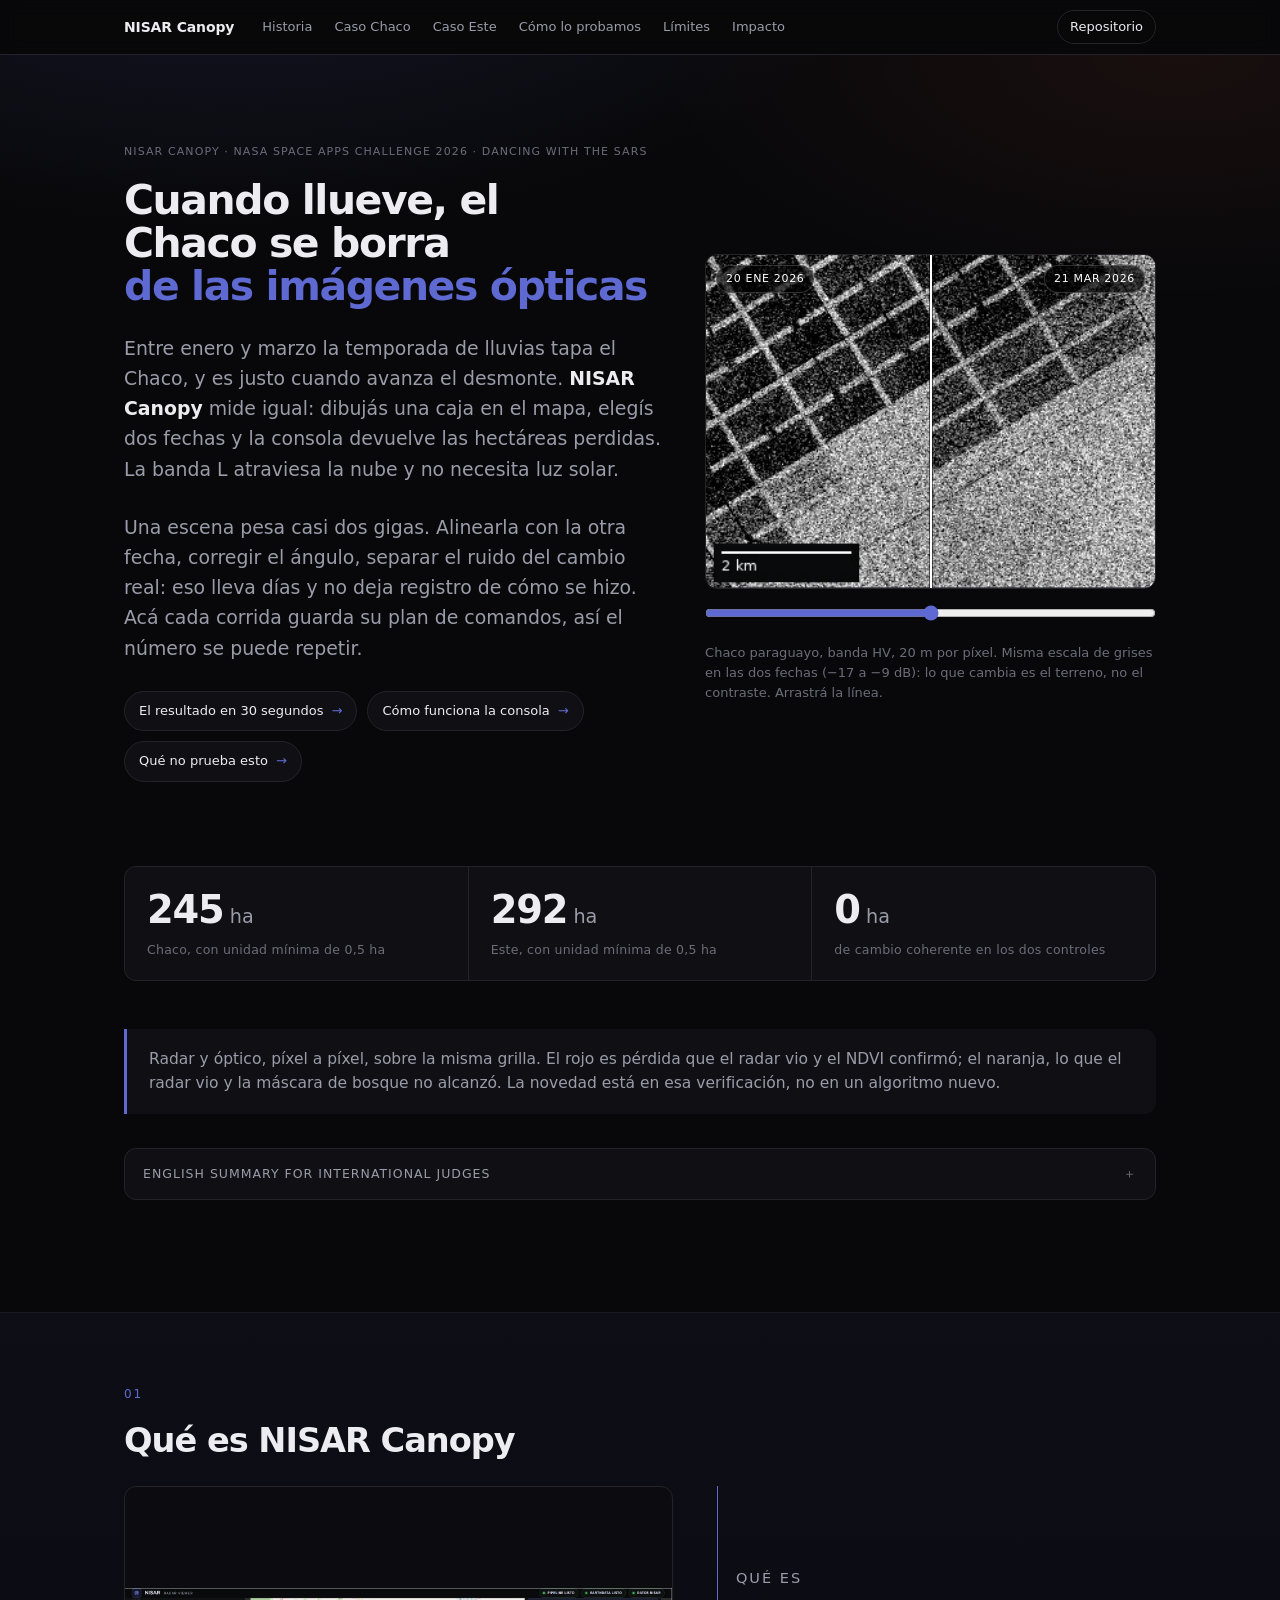
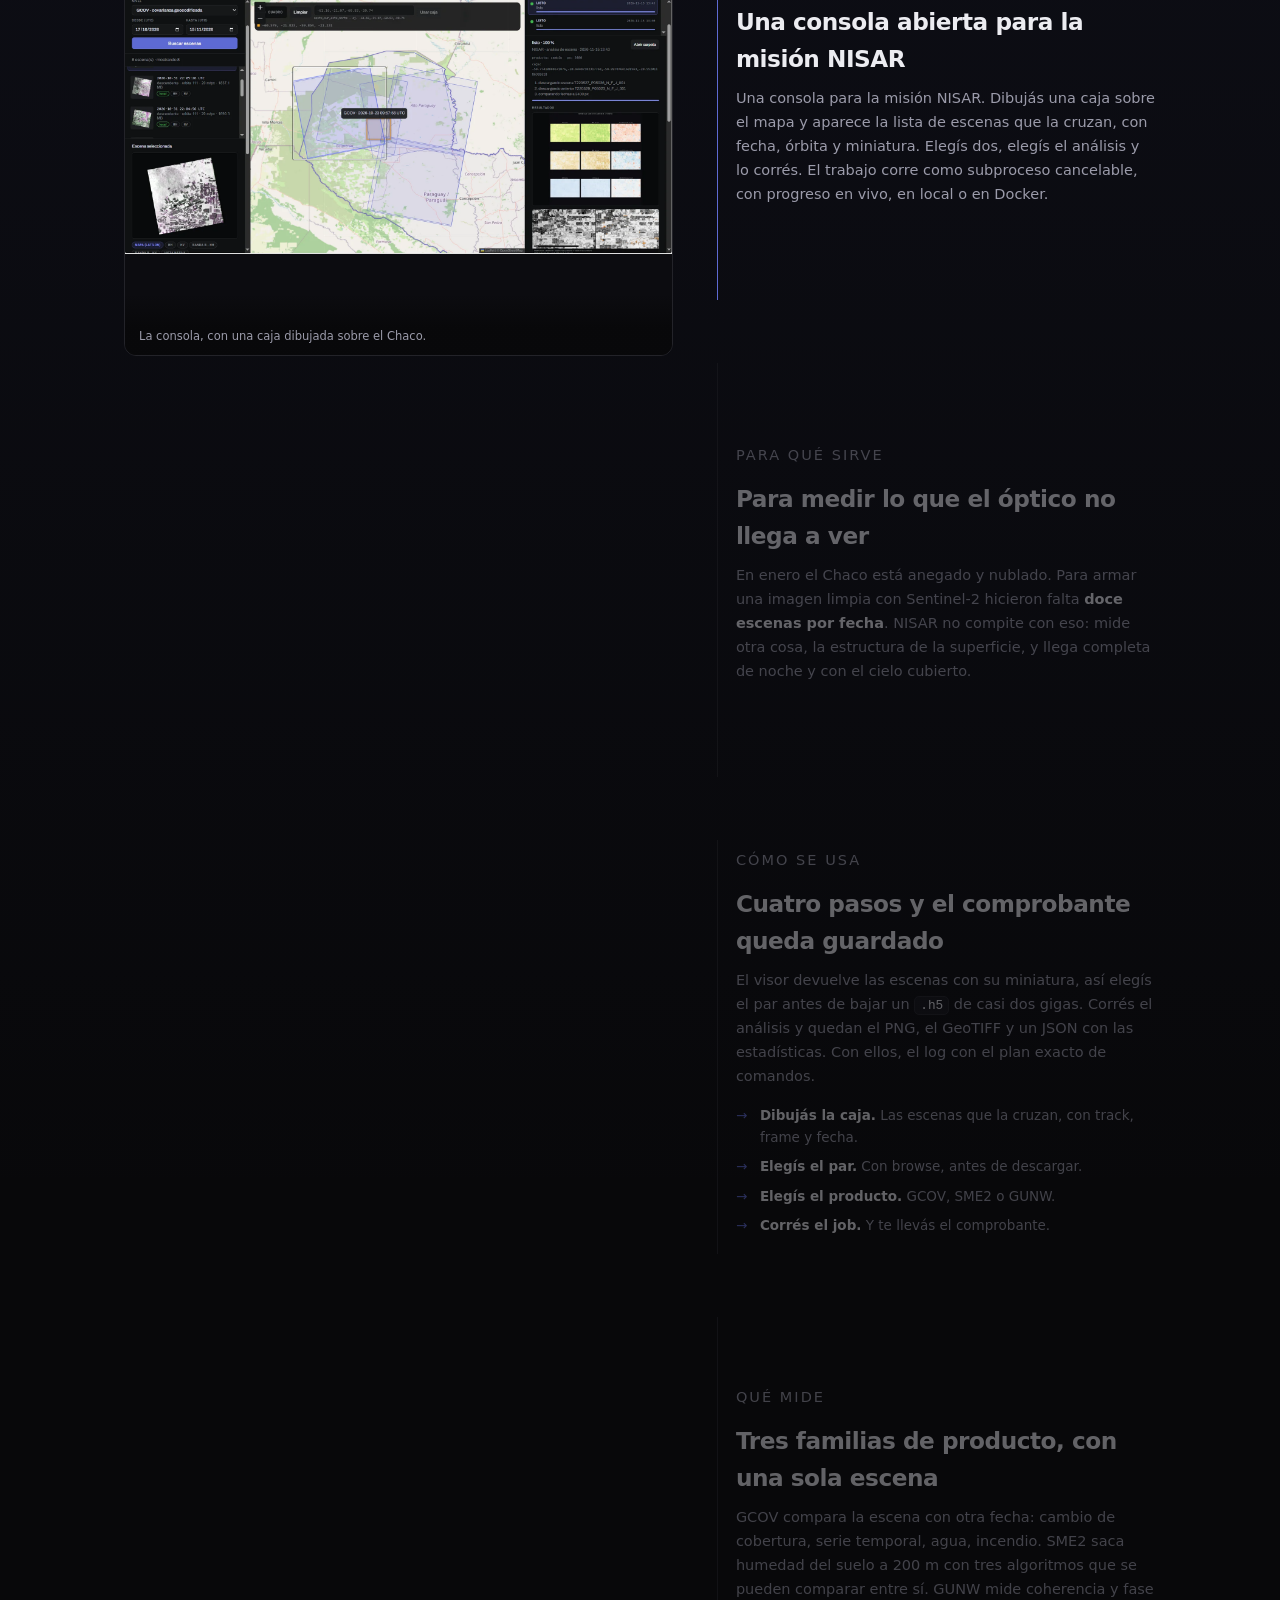
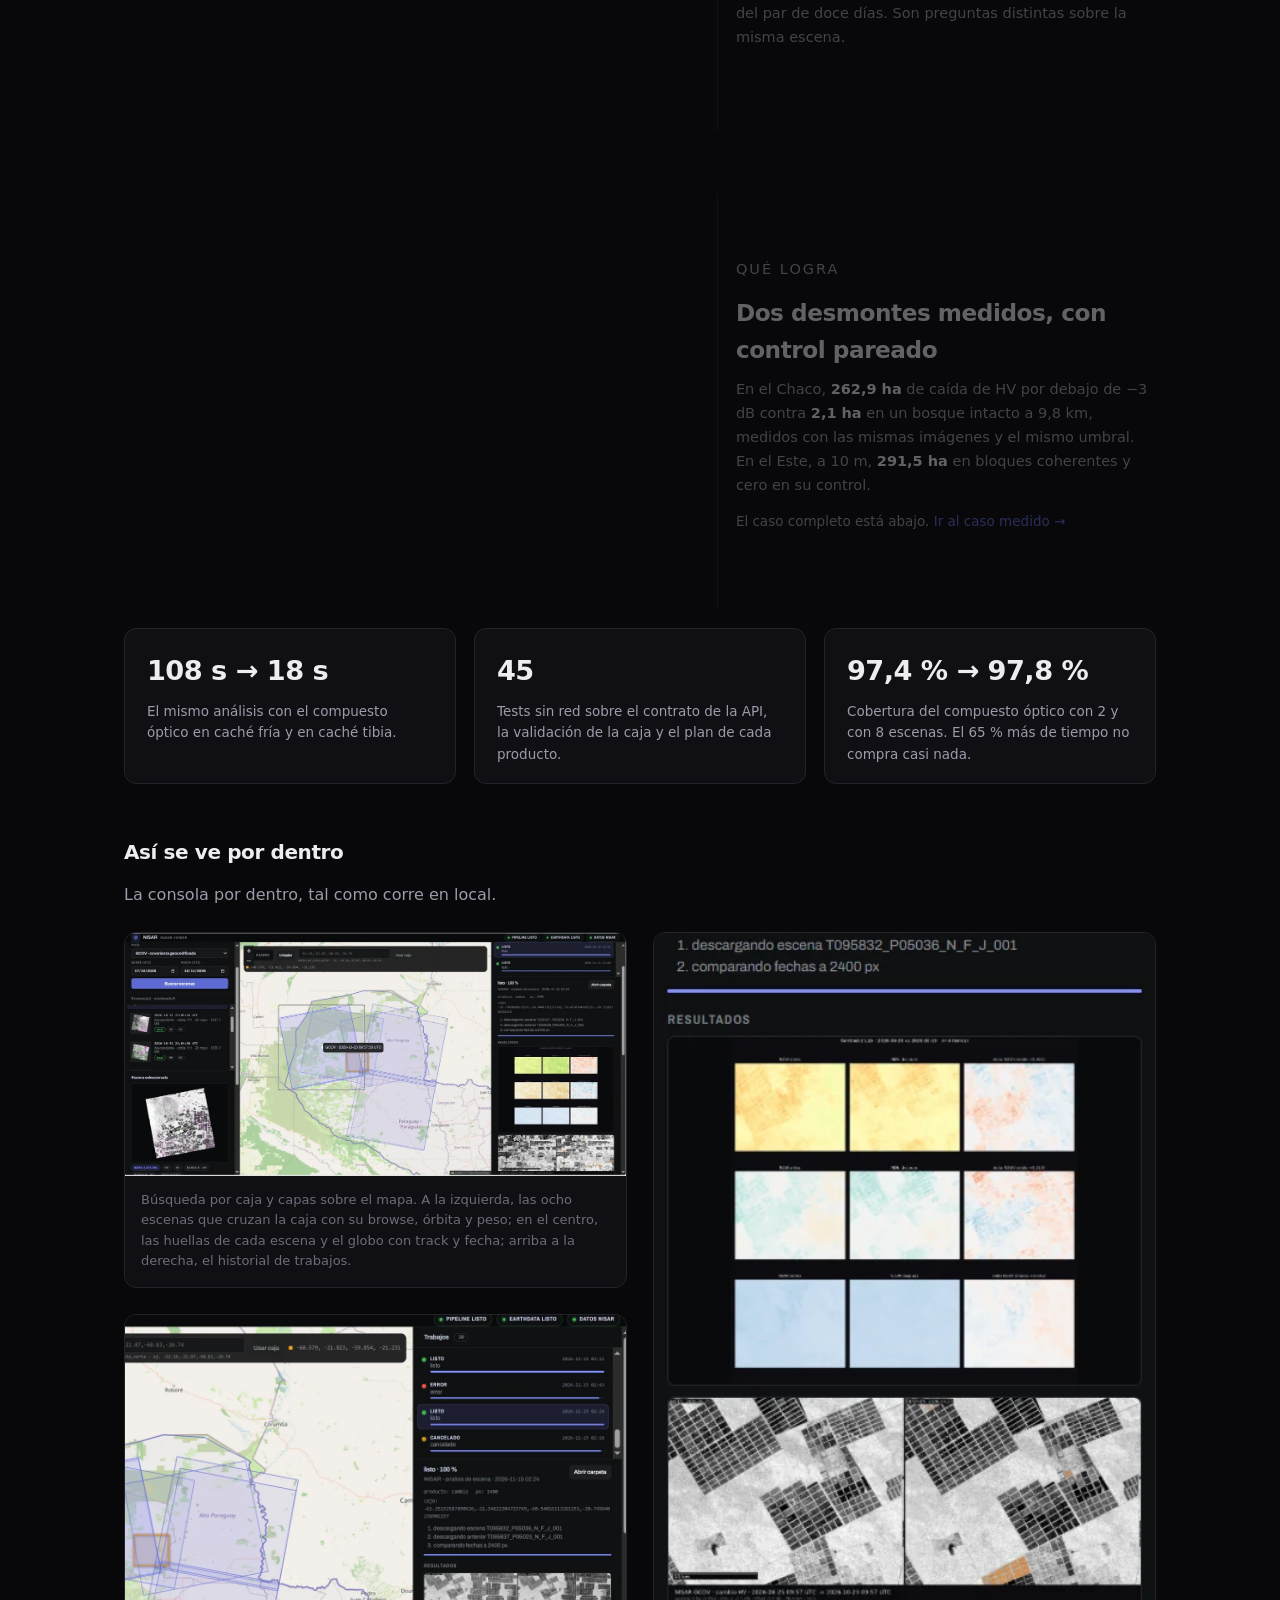
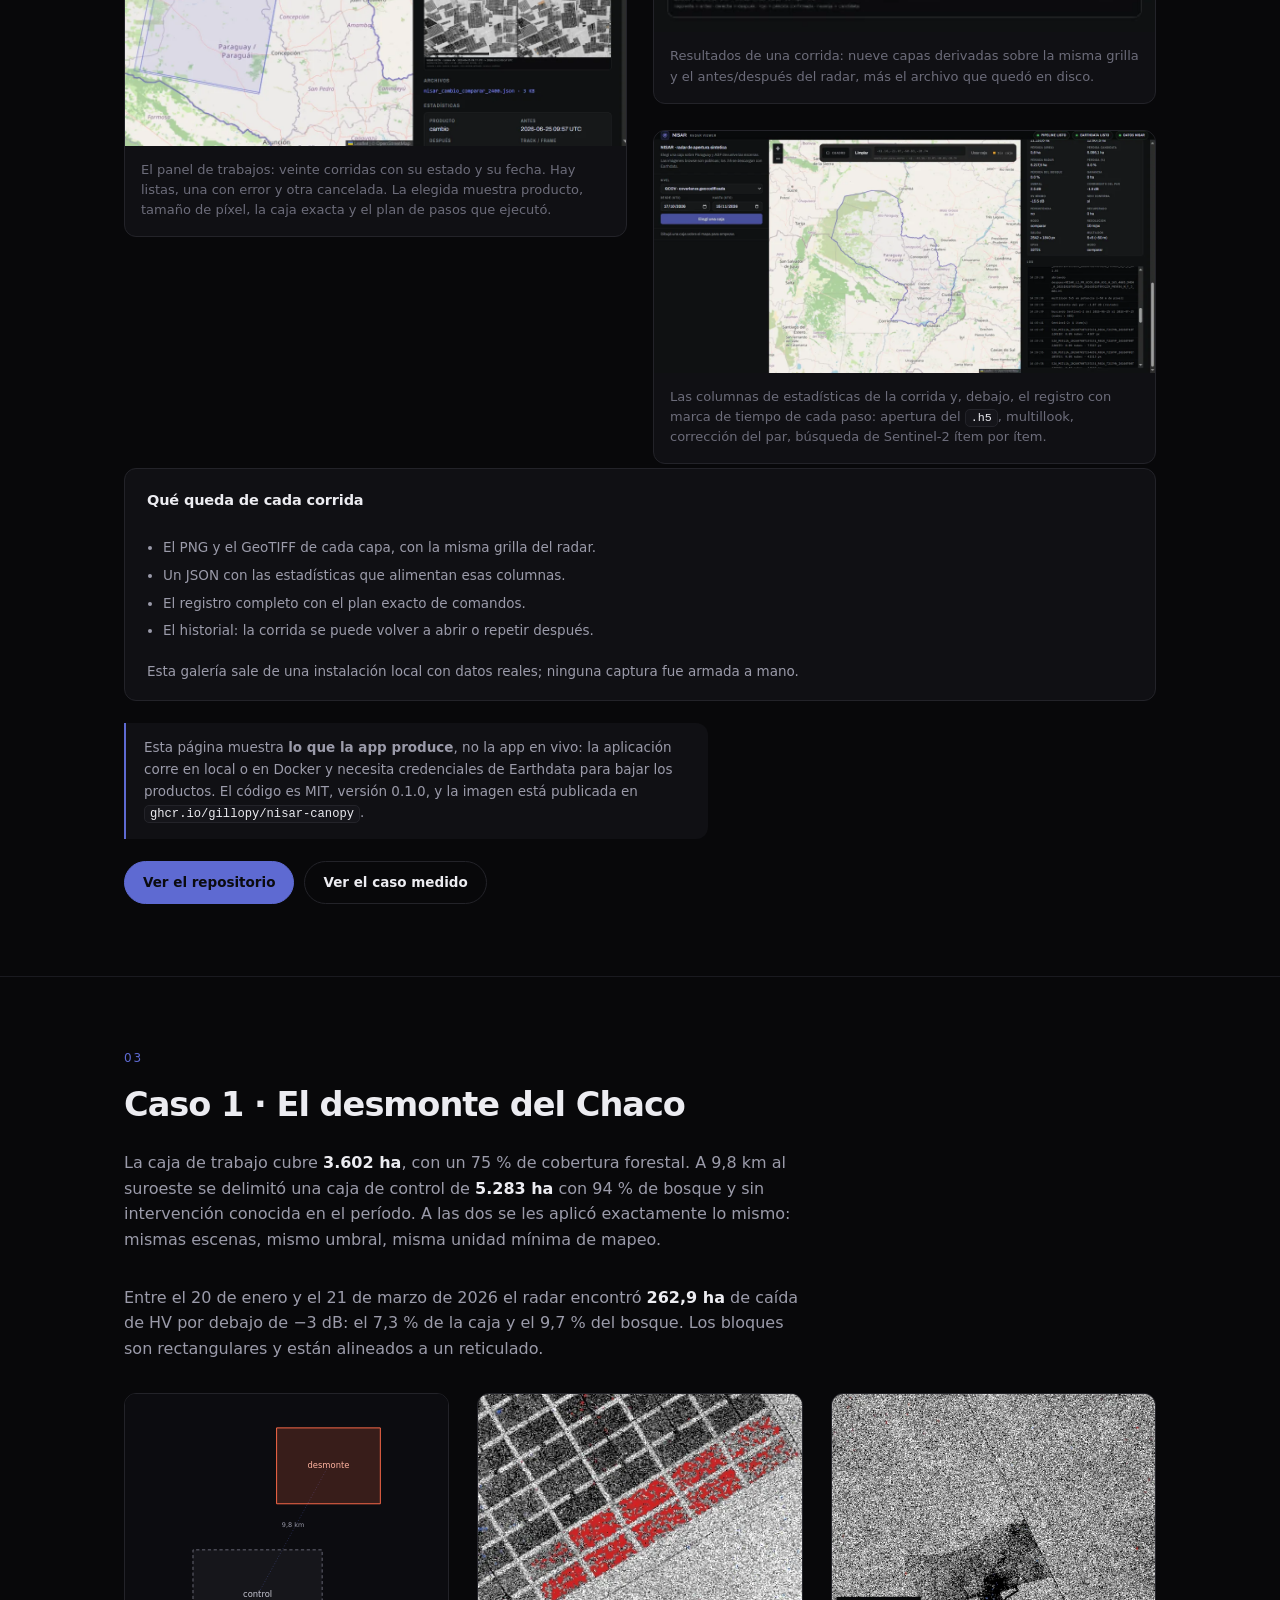
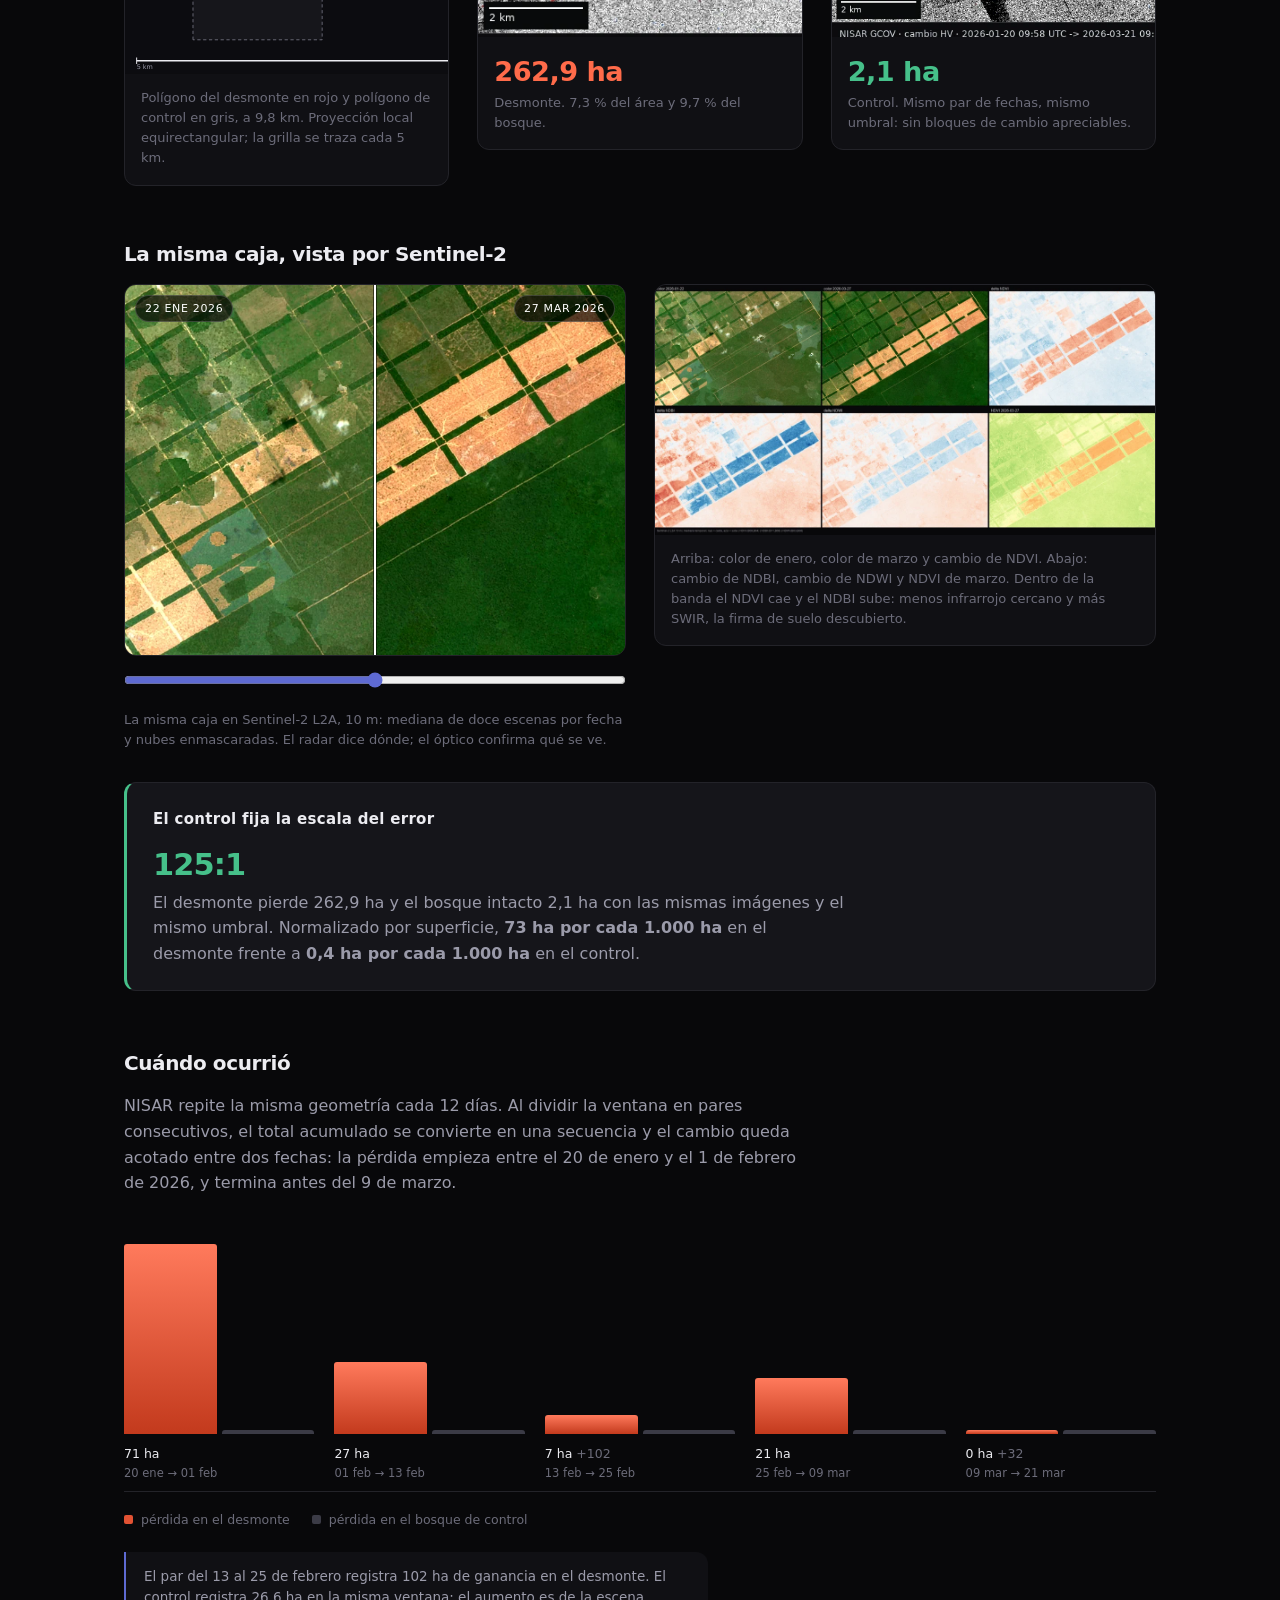
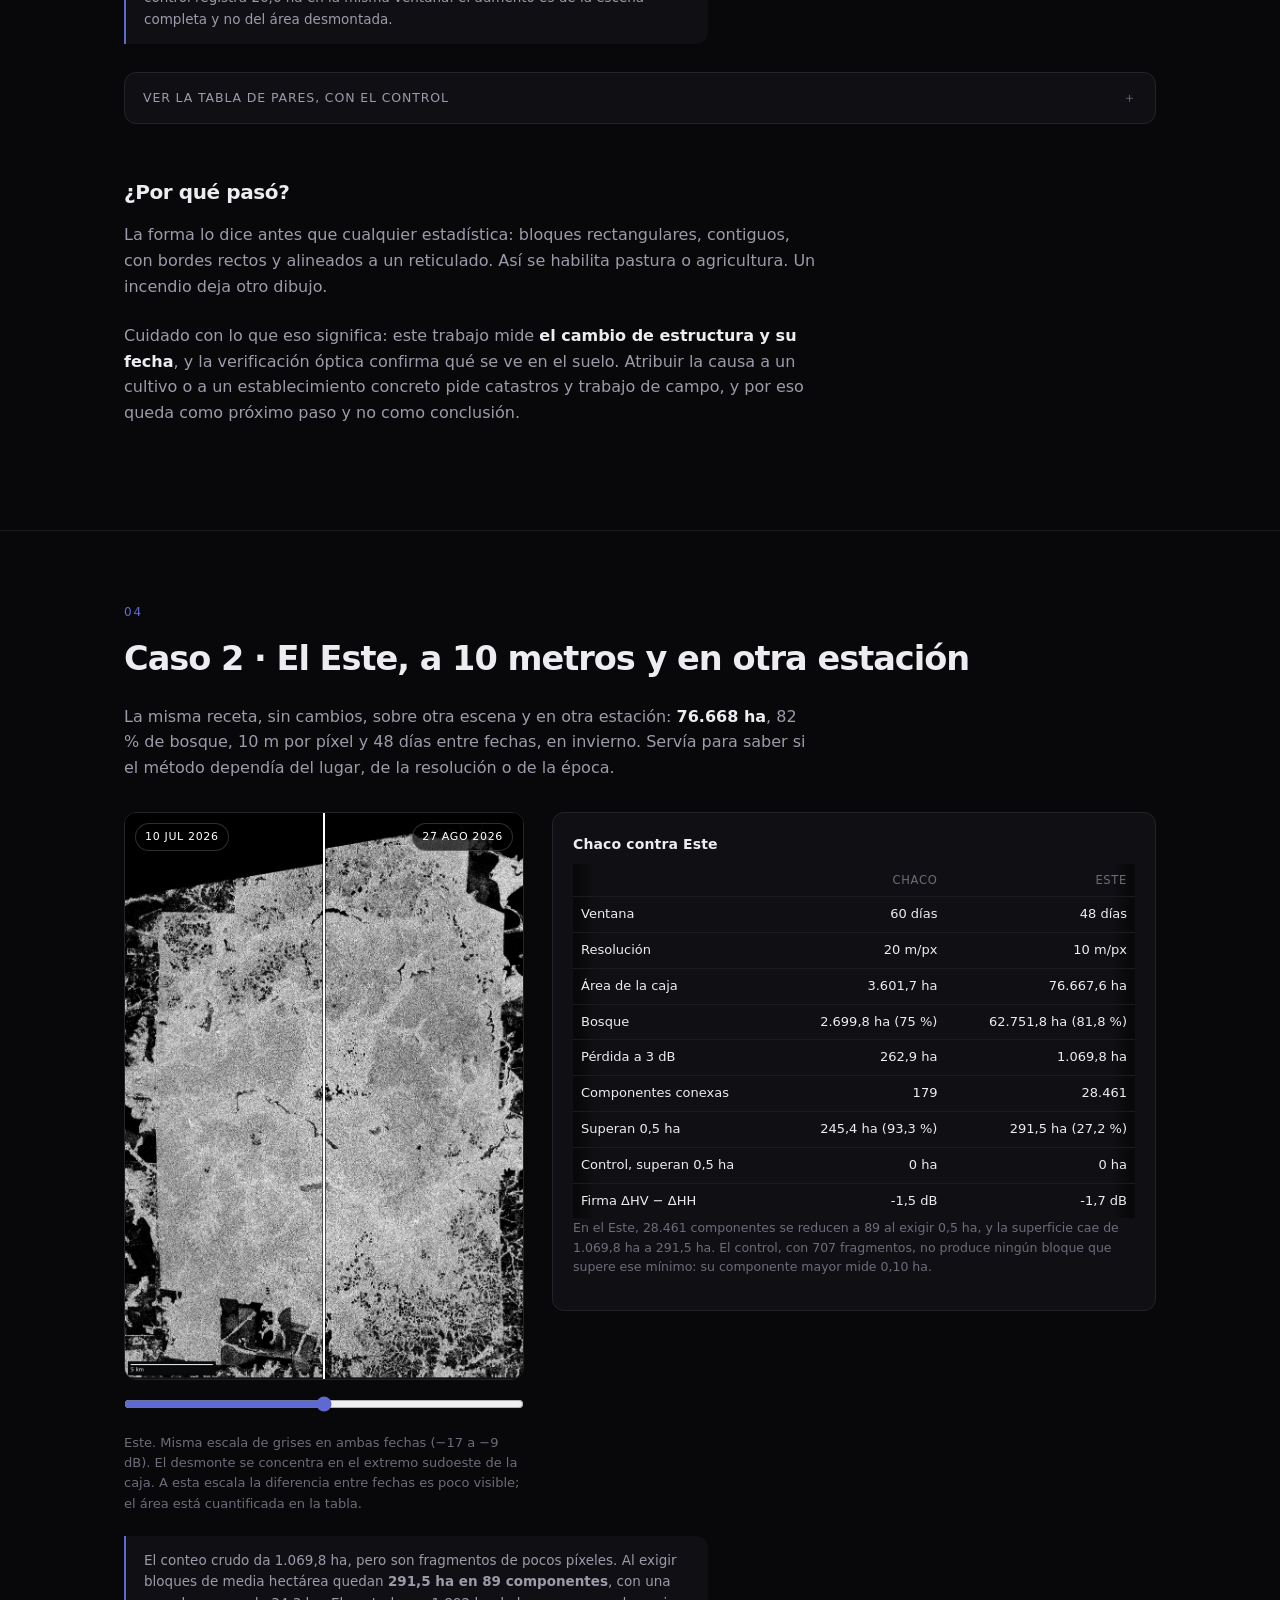
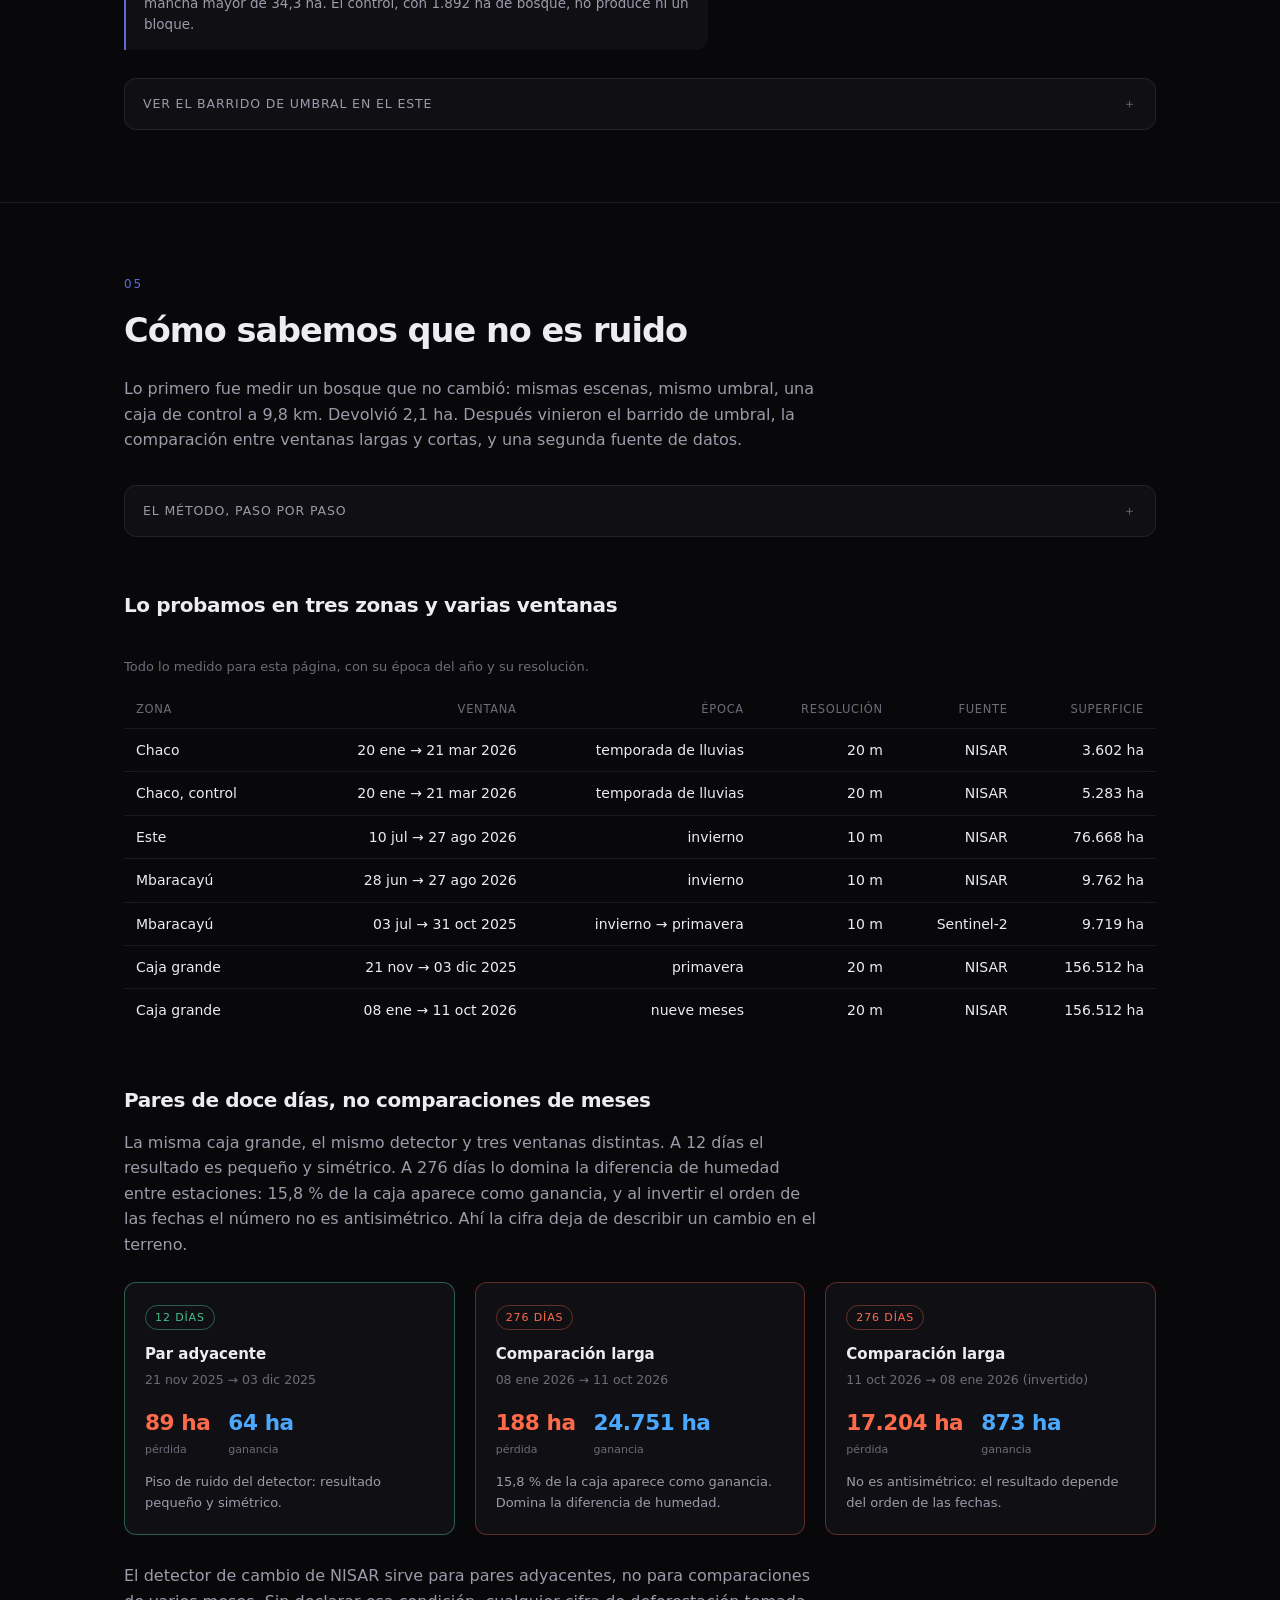
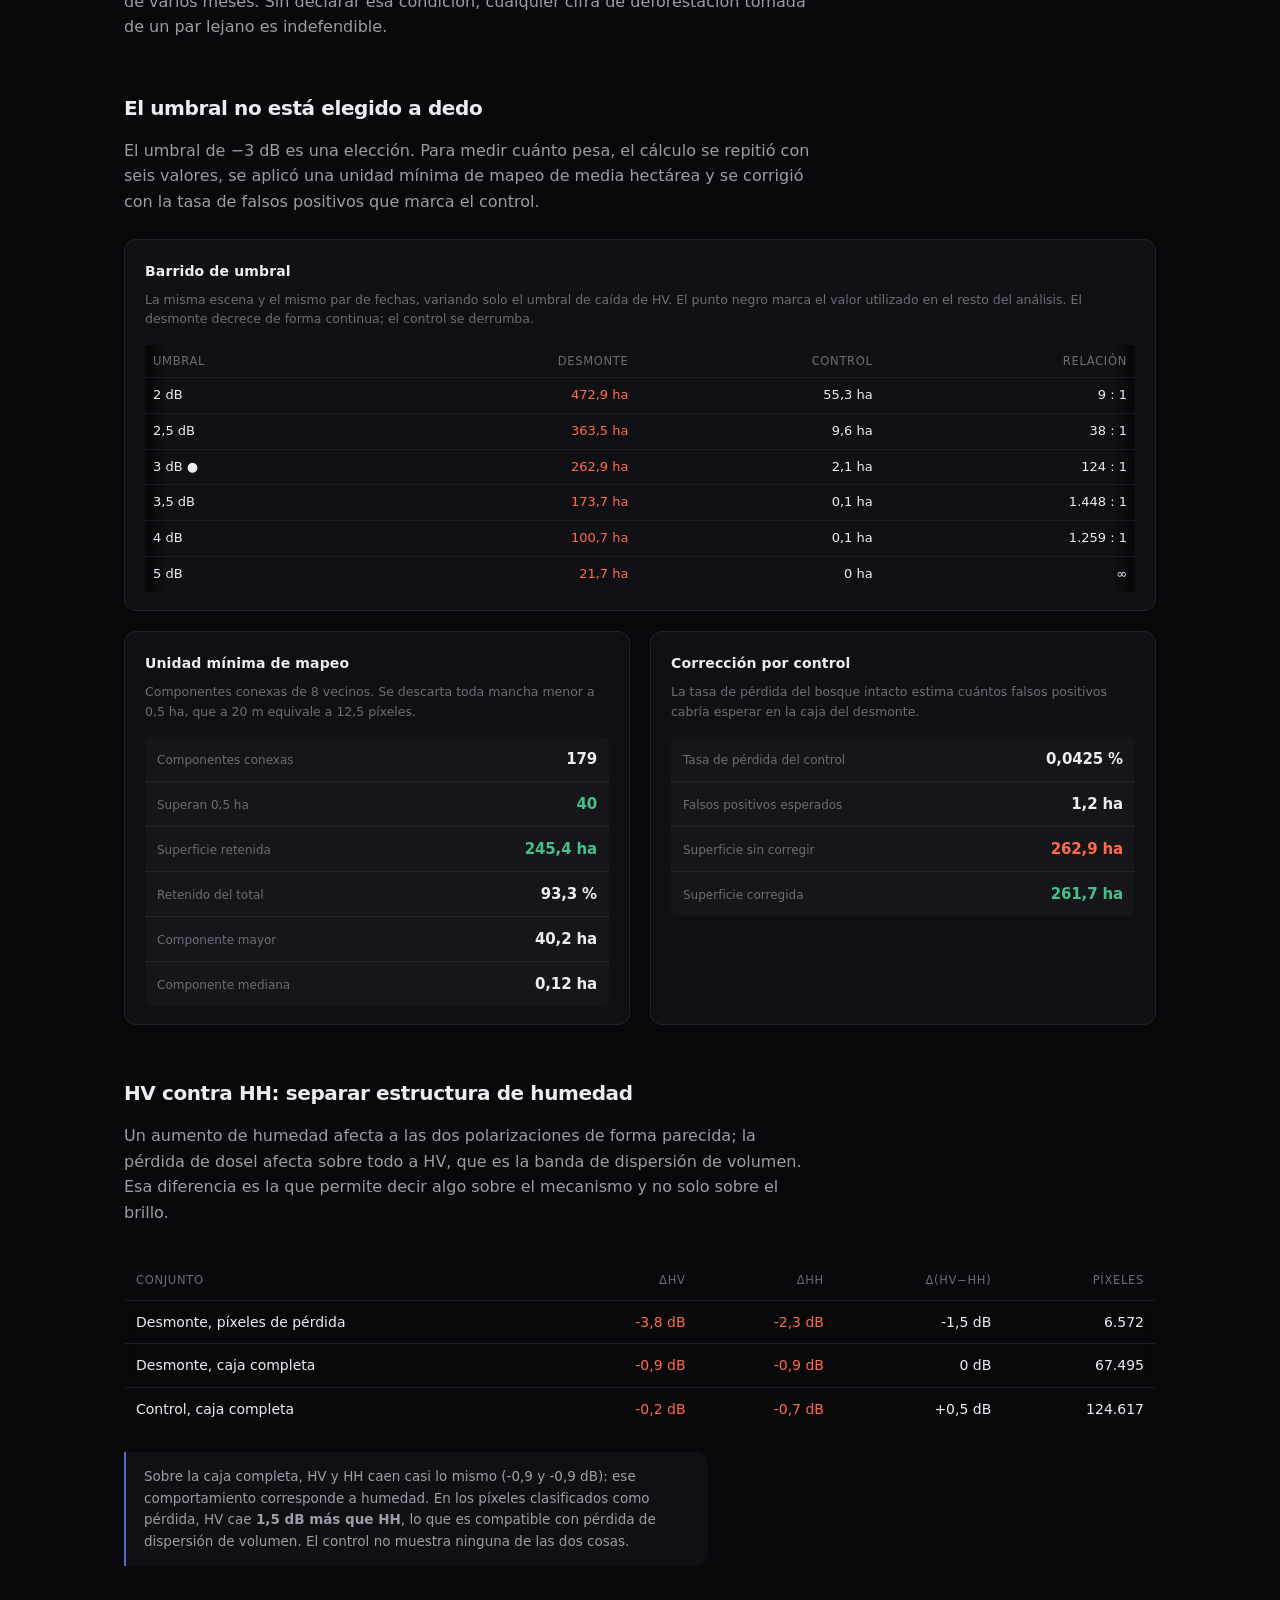
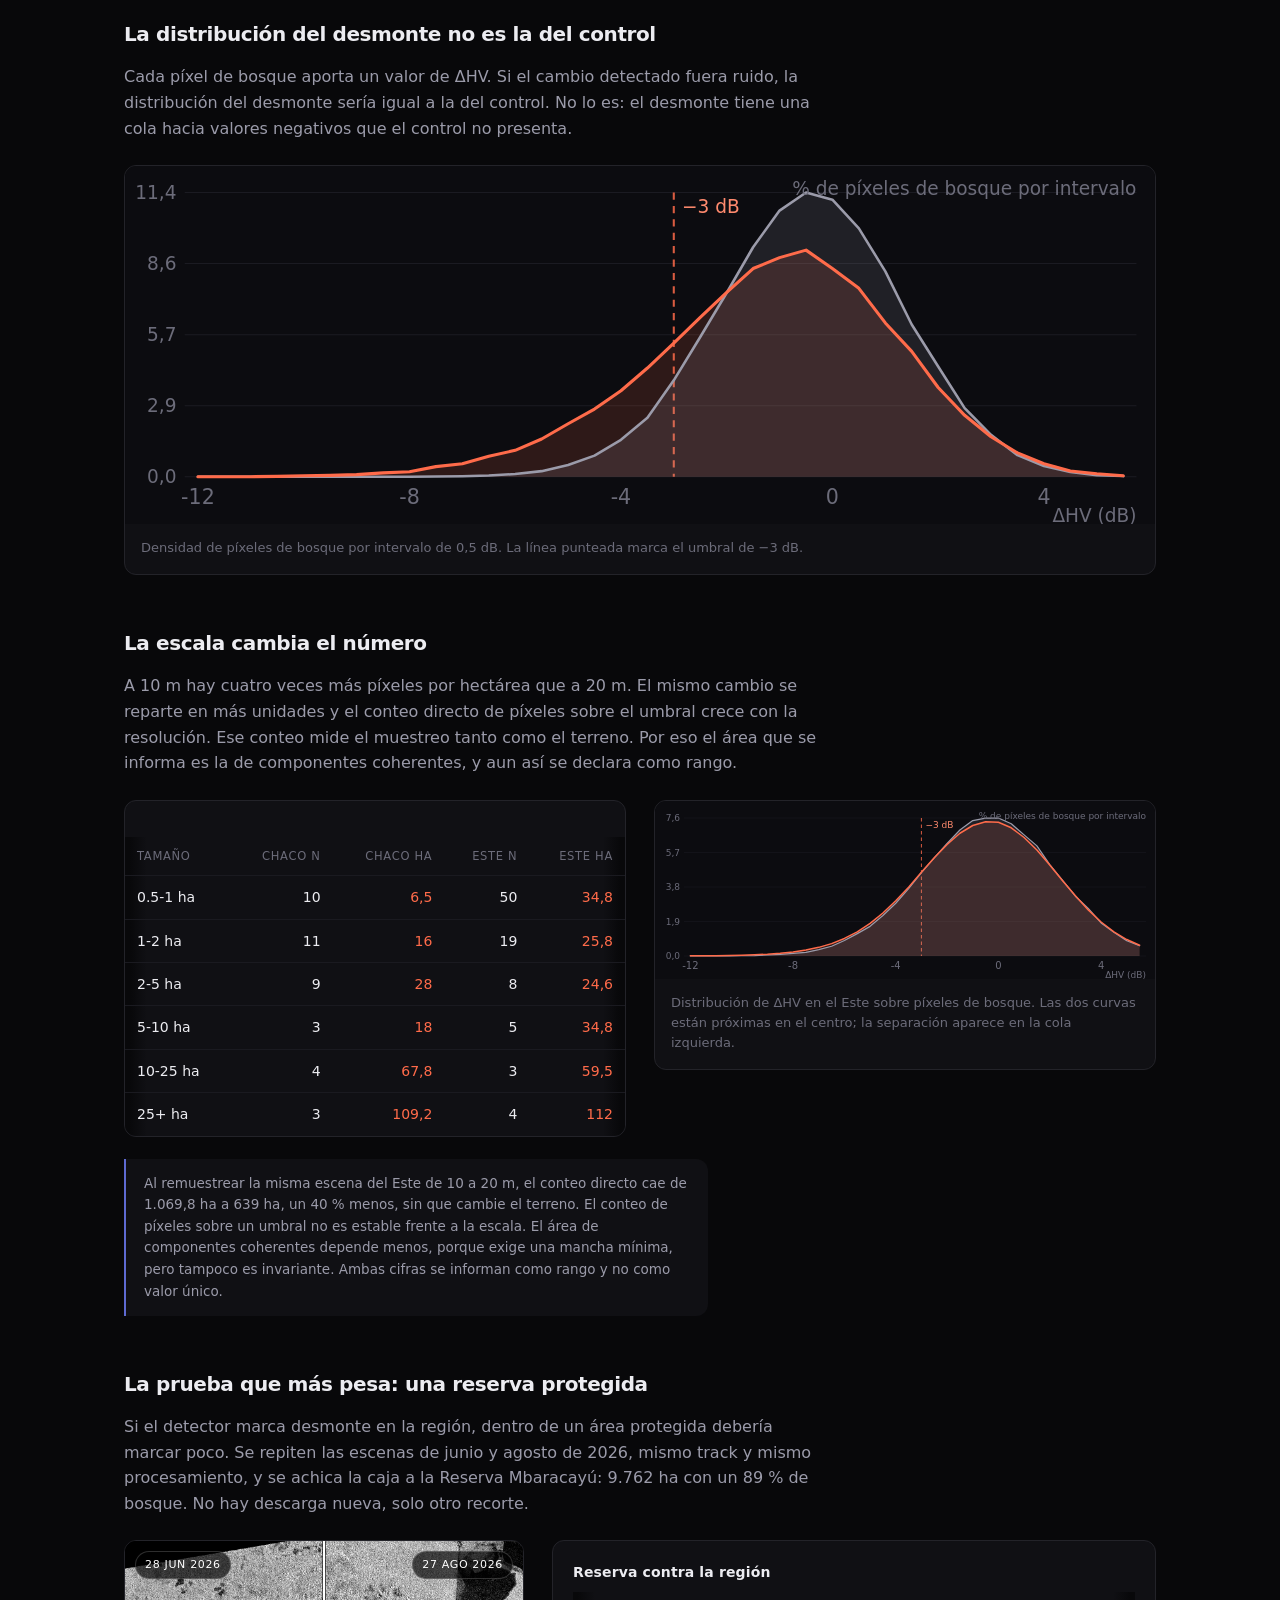
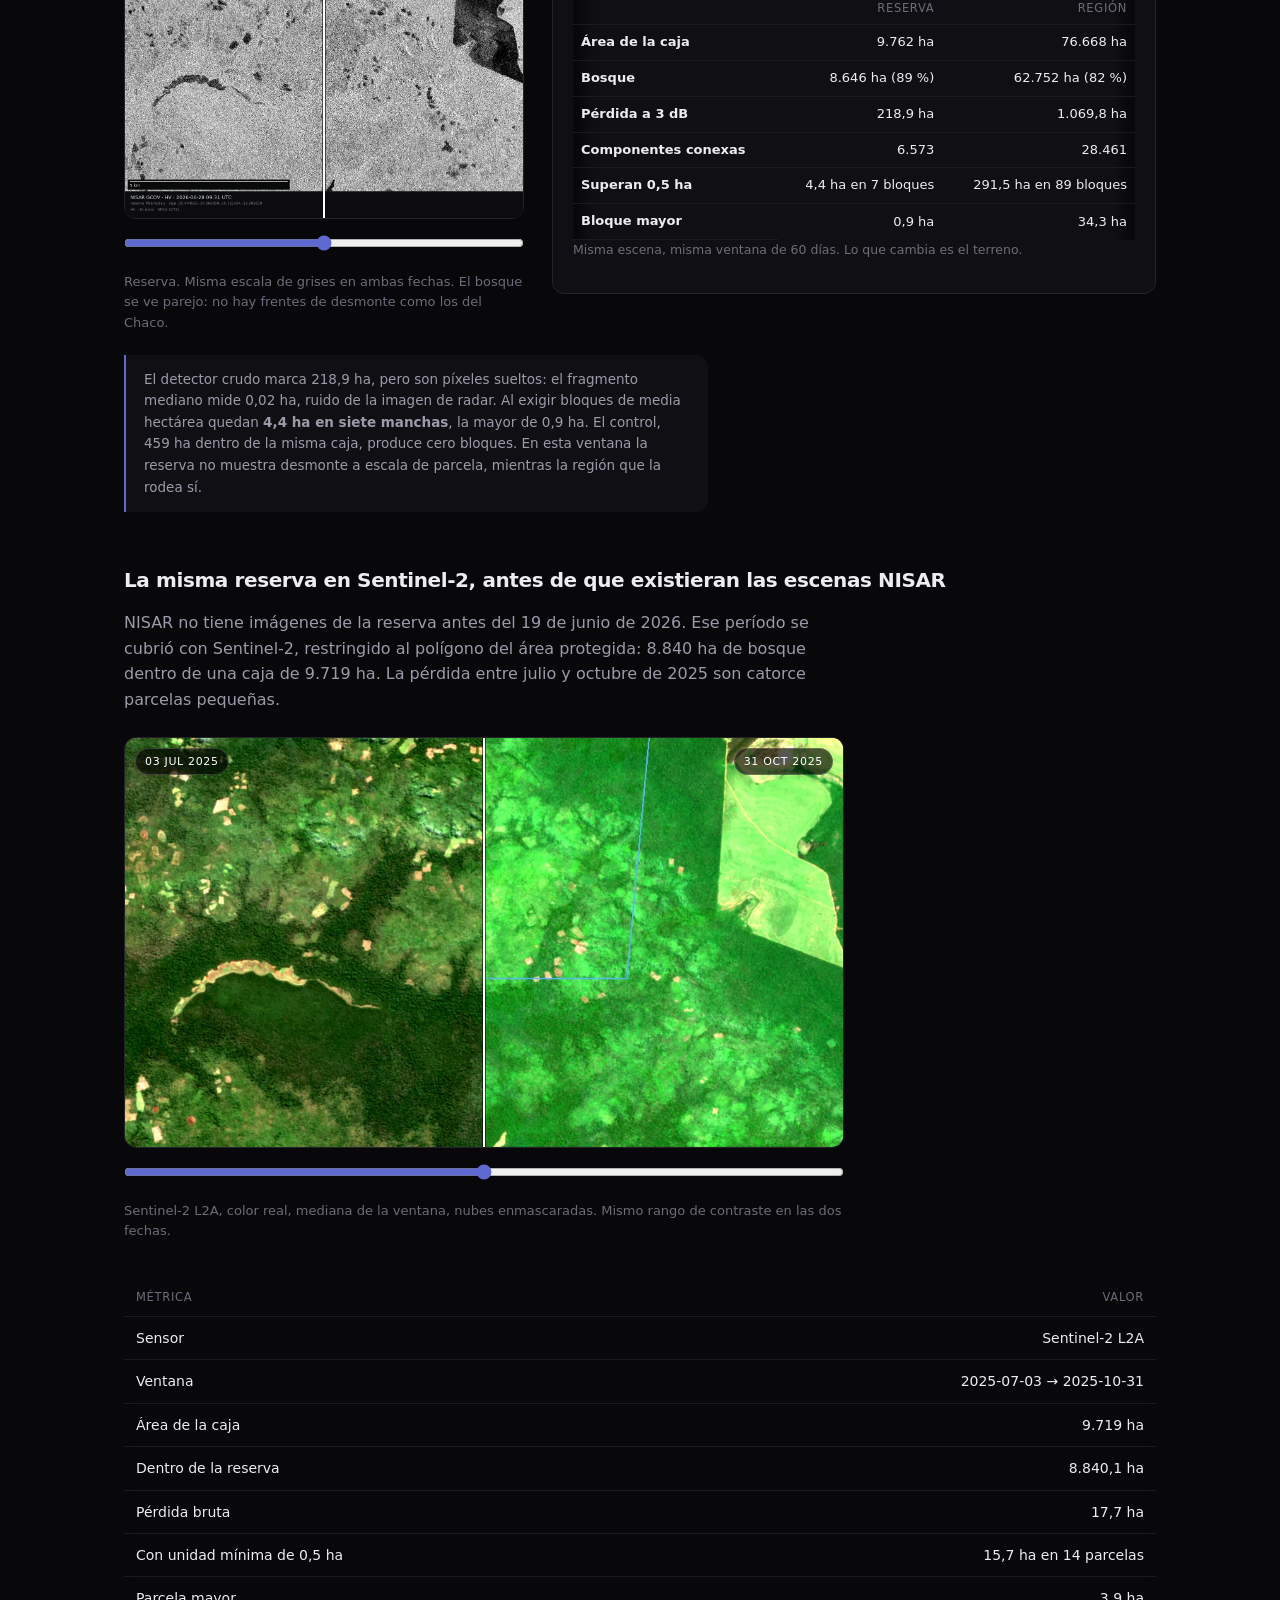
<file: index.html>
<!DOCTYPE html>
<html lang="es">
<head>
<meta charset="utf-8">
<meta name="viewport" content="width=device-width, initial-scale=1">
<title>NISAR Canopy · El desmonte del Chaco medido con radar</title>
<meta name="description" content="NISAR Canopy es una consola abierta para la misión NISAR: buscás escenas de radar, corrés el análisis que elijas y te llevás el comprobante. Con ella medimos dos desmontes en Paraguay y los contrastamos contra bosque intacto.">
<meta name="theme-color" content="#08080a">
<meta property="og:type" content="website">
<meta property="og:title" content="NISAR Canopy · El desmonte del Chaco medido con radar">
<meta property="og:description" content="Una consola abierta para la misión NISAR. Dos desmontes medidos con banda L, verificados contra bosque intacto y contra Sentinel-2.">
<meta property="og:url" content="https://gillopy.github.io/nisar-canopy-site/">
<meta property="og:image" content="https://gillopy.github.io/nisar-canopy-site/img/og.jpg">
<meta name="twitter:card" content="summary_large_image">
<meta name="twitter:image" content="https://gillopy.github.io/nisar-canopy-site/img/og.jpg">
<link rel="icon" href="data:image/svg+xml,%3Csvg xmlns='http://www.w3.org/2000/svg' viewBox='0 0 32 32'%3E%3Crect width='32' height='32' rx='7' fill='%2308080a'/%3E%3Ccircle cx='16' cy='16' r='7' fill='%235e6ad2'/%3E%3C/svg%3E">
<link rel="stylesheet" href="styles.css">
</head>
<body id="top">

<nav class="nav" aria-label="Secciones de la página">
  <div class="nav__progress" id="readProgress" aria-hidden="true"></div>
  <div class="nav__inner">
    <a class="nav__brand" href="#top">NISAR Canopy</a>
    <div class="nav__links" id="navLinks">
      <a href="#historia">Historia</a>
      <a href="#caso-chaco">Caso Chaco</a>
      <a href="#caso-este">Caso Este</a>
      <a href="#validacion">Cómo lo probamos</a>
      <a href="#limites">Límites</a>
      <a href="#impacto">Impacto</a>
    </div>
    <a class="nav__repo" href="https://github.com/gillopy/nisar-canopy" data-repo hidden>Repositorio</a>
  </div>
</nav>

<header class="hero">
  <div class="wrap">
    <div class="hero__grid">
    <div class="hero__text">
    <p class="eyebrow">NISAR Canopy · NASA Space Apps Challenge 2026 · Dancing with the SARs</p>
    <h1>Cuando llueve, el Chaco se borra<br><span class="accent">de las imágenes ópticas</span></h1>
    <p class="lede">
      Entre enero y marzo la temporada de lluvias tapa el Chaco, y es justo cuando avanza el
      desmonte. <strong>NISAR Canopy</strong> mide igual: dibujás una caja en el mapa, elegís
      dos fechas y la consola devuelve las hectáreas perdidas. La banda L atraviesa la nube y
      no necesita luz solar.
    </p>
    <p class="lede lede--intro">
      Una escena pesa casi dos gigas. Alinearla con la otra fecha, corregir el ángulo, separar
      el ruido del cambio real: eso lleva días y no deja registro de cómo se hizo. Acá cada
      corrida guarda su plan de comandos, así el número se puede repetir.
    </p>

    <div class="chips">
      <a class="chip" href="#caso-chaco">El resultado en 30 segundos <span aria-hidden="true">→</span></a>
      <a class="chip" href="#como-se-usa">Cómo funciona la consola <span aria-hidden="true">→</span></a>
      <a class="chip" href="#limites">Qué no prueba esto <span aria-hidden="true">→</span></a>
    </div>
    </div>

    <figure class="slider-fig slider-fig--hero">
      <div class="slider" id="slider">
        <img class="slider__img" src="img/antes_0120.webp" alt="Retrodispersión HV del 20 de enero de 2026, Chaco">
        <img class="slider__img slider__after" id="sliderAfter" src="img/despues_0321.webp" alt="Retrodispersión HV del 21 de marzo de 2026, Chaco">
        <div class="slider__divider" id="sliderDivider"></div>
        <span class="slider__tag slider__tag--l">20 ene 2026</span>
        <span class="slider__tag slider__tag--r">21 mar 2026</span>
      </div>
      <input class="slider__range" id="sliderRange" type="range" min="0" max="100" value="50" step="0.5"
             aria-label="Comparar la escena del 20 de enero con la del 21 de marzo en el Chaco">
      <figcaption>
        Chaco paraguayo, banda HV, 20 m por píxel. Misma escala de grises en las dos fechas
        (−17 a −9 dB): lo que cambia es el terreno, no el contraste. Arrastrá la línea.
      </figcaption>
    </figure>
    </div>

    <div class="stats" id="stats"></div>

    <p class="pitch">
      Radar y óptico, píxel a píxel, sobre la misma grilla. El rojo es pérdida que el radar vio
      y el NDVI confirmó; el naranja, lo que el radar vio y la máscara de bosque no alcanzó. La
      novedad está en esa verificación, no en un algoritmo nuevo.
    </p>
    <details class="en" lang="en">
      <summary>English summary for international judges</summary>
      <div class="en__body">
        <p><strong>NISAR Canopy</strong> is an open-source web console for the NASA-ISRO NISAR
        L-band radar record. You draw a box on a map, the app lists every NISAR granule that
        crosses it, and it runs the analysis you pick: amplitude change, radar vegetation
        index, multi-date time series, water and fire masks, 200 m soil moisture (SME2), or
        12-day interferometric coherence and phase (GUNW). Each run leaves PNG, GeoTIFF and
        JSON artifacts plus the exact command plan, so any number can be reproduced.</p>
        <p><strong>Result:</strong> in the Paraguayan Chaco, HV backscatter dropped by more
        than 3 dB over <strong>245 ha</strong> after a 0.5 ha minimum mapping unit, between
        20 January and 21 March 2026, against <strong>2.1 ha</strong> in an adjacent control
        box of untouched forest <strong>9.8 km away</strong>, measured with the same images
        and the same threshold. A second scene in eastern Paraguay at 10 m resolution keeps
        <strong>291.5 ha</strong> of coherent blocks; its control keeps none.</p>
        <p><strong>What it does not prove:</strong> the product is PROVISIONAL, the 3 dB
        threshold is not calibrated against field data, radar measures structure and not
        biomass, backscatter also responds to soil moisture and acquisition geometry, and the
        reported area depends on the scale, so it is given as a range. Every limitation is
        listed in section 06.</p>
      </div>
    </details>
  </div>
</header>

<main>

  <section id="historia" class="section scrolly-section">
    <div class="wrap">
      <p class="index">01</p>
      <h2>Qué es NISAR Canopy</h2>

      <div class="scrolly" data-scrolly>
        <div class="scrolly__visual">
          <figure class="scrolly__panel is-active" data-panel="1">
            <img src="img/consola.webp" alt="">
            <figcaption>La consola, con una caja dibujada sobre el Chaco.</figcaption>
          </figure>
          <figure class="scrolly__panel scrolly__panel--cover" data-panel="2">
            <img src="img/mascara_total.webp" alt="">
            <figcaption>La pérdida de HV del 20 de enero al 21 de marzo: bloques alineados, desmonte.</figcaption>
          </figure>
          <figure class="scrolly__panel" data-panel="3">
            <img src="img/consola-panel.webp" alt="">
            <figcaption>El panel de análisis: producto, fechas, modo y umbrales.</figcaption>
          </figure>
          <figure class="scrolly__panel" data-panel="4">
            <img src="img/sme2_comparar.webp" alt="">
            <figcaption>SME2: humedad del suelo a 200 m con los tres algoritmos.</figcaption>
          </figure>
          <figure class="scrolly__panel" data-panel="5">
            <img src="img/corrida_regional.webp" alt="">
            <figcaption>Una corrida completa: antes, después y la pérdida marcada.</figcaption>
          </figure>
        </div>

        <div class="scrolly__steps">
          <article class="scrolly-step is-active" data-step="1">
            <p class="scrolly__kicker">Qué es</p>
            <h3>Una consola abierta para la misión NISAR</h3>
            <p>
              Una consola para la misión NISAR. Dibujás una caja sobre el mapa y aparece la
              lista de escenas que la cruzan, con fecha, órbita y miniatura. Elegís dos, elegís
              el análisis y lo corrés. El trabajo corre como subproceso cancelable, con
              progreso en vivo, en local o en Docker.
            </p>
            <figure class="scrolly-step__fig">
              <img src="img/consola.webp" alt="Captura de la consola NISAR Canopy con una caja de análisis dibujada sobre el Chaco" loading="lazy" decoding="async">
            </figure>
          </article>

          <article class="scrolly-step" data-step="2">
            <p class="scrolly__kicker">Para qué sirve</p>
            <h3>Para medir lo que el óptico no llega a ver</h3>
            <p>
              En enero el Chaco está anegado y nublado. Para armar una imagen limpia con
              Sentinel-2 hicieron falta <strong>doce escenas por fecha</strong>. NISAR no compite
              con eso: mide otra cosa, la estructura de la superficie, y llega completa de noche
              y con el cielo cubierto.
            </p>
            <figure class="scrolly-step__fig">
              <img src="img/mascara_total.webp" alt="Máscara de pérdida de HV entre el 20 de enero y el 21 de marzo de 2026" loading="lazy" decoding="async">
            </figure>
          </article>

          <article class="scrolly-step" id="como-se-usa" data-step="3">
            <p class="scrolly__kicker">Cómo se usa</p>
            <h3>Cuatro pasos y el comprobante queda guardado</h3>
            <p>
              El visor devuelve las escenas con su miniatura, así elegís el par antes de bajar
              un <code>.h5</code> de casi dos gigas. Corrés el análisis y quedan el PNG, el
              GeoTIFF y un JSON con las estadísticas. Con ellos, el log con el plan exacto de
              comandos.
            </p>
            <ol class="mini-steps">
              <li><strong>Dibujás la caja.</strong> Las escenas que la cruzan, con track, frame y fecha.</li>
              <li><strong>Elegís el par.</strong> Con browse, antes de descargar.</li>
              <li><strong>Elegís el producto.</strong> GCOV, SME2 o GUNW.</li>
              <li><strong>Corrés el job.</strong> Y te llevás el comprobante.</li>
            </ol>
            <figure class="scrolly-step__fig">
              <img src="img/consola-panel.webp" alt="Panel de análisis de la consola con producto, fechas, modo y umbrales" loading="lazy" decoding="async">
            </figure>
          </article>

          <article class="scrolly-step" data-step="4">
            <p class="scrolly__kicker">Qué mide</p>
            <h3>Tres familias de producto, con una sola escena</h3>
            <p>
              GCOV compara la escena con otra fecha: cambio de cobertura, serie temporal, agua,
              incendio. SME2 saca humedad del suelo a 200 m con tres algoritmos que se pueden
              comparar entre sí. GUNW mide coherencia y fase del par de doce días. Son
              preguntas distintas sobre la misma escena.
            </p>
            <figure class="scrolly-step__fig">
              <img src="img/sme2_comparar.webp" alt="Comparación de los tres algoritmos de humedad del suelo SME2" loading="lazy" decoding="async">
            </figure>
          </article>

          <article class="scrolly-step" data-step="5">
            <p class="scrolly__kicker">Qué logra</p>
            <h3>Dos desmontes medidos, con control pareado</h3>
            <p>
              En el Chaco, <strong>262,9 ha</strong> de caída de HV por debajo de −3 dB contra
              <strong>2,1 ha</strong> en un bosque intacto a 9,8 km, medidos con las mismas
              imágenes y el mismo umbral. En el Este, a 10 m, <strong>291,5 ha</strong> en
              bloques coherentes y cero en su control.
            </p>
            <p class="scrolly__next">
              El caso completo está abajo.
              <a href="#caso-chaco">Ir al caso medido <span aria-hidden="true">→</span></a>
            </p>
            <figure class="scrolly-step__fig">
              <img src="img/corrida_regional.webp" alt="Antes, después y máscara de pérdida de una corrida regional" loading="lazy" decoding="async">
            </figure>
          </article>
        </div>
      </div>

      <div class="grid-3 grid-3--tight">
        <article class="block block--stat">
          <span class="fig-num">108 s → 18 s</span>
          <p>El mismo análisis con el compuesto óptico en caché fría y en caché tibia.</p>
        </article>
        <article class="block block--stat">
          <span class="fig-num">45</span>
          <p>Tests sin red sobre el contrato de la API, la validación de la caja y el plan de cada producto.</p>
        </article>
        <article class="block block--stat">
          <span class="fig-num">97,4 % → 97,8 %</span>
          <p>Cobertura del compuesto óptico con 2 y con 8 escenas. El 65 % más de tiempo no compra casi nada.</p>
        </article>
      </div>

      <h3 class="sub" id="por-dentro">Así se ve por dentro</h3>
      <p class="prose">
        La consola por dentro, tal como corre en local.
      </p>

      <div class="gallery">
        <figure class="panel">
          <a href="img/panel-escenas.webp?v=2" target="_blank" rel="noopener">
            <img src="img/panel-escenas.webp?v=2" alt="Consola con ocho escenas NISAR listadas, varias huellas superpuestas sobre el mapa y la escena elegida con su browse">
          </a>
          <figcaption>
            Búsqueda por caja y capas sobre el mapa. A la izquierda, las ocho escenas que cruzan
            la caja con su browse, órbita y peso; en el centro, las huellas de cada escena y el
            globo con track y fecha; arriba a la derecha, el historial de trabajos.
          </figcaption>
        </figure>

        <figure class="panel">
          <a href="img/panel-trabajos.webp?v=2" target="_blank" rel="noopener">
            <img src="img/panel-trabajos.webp?v=2" alt="Panel de trabajos con corridas listas, una con error y otra cancelada, y el detalle de la corrida elegida">
          </a>
          <figcaption>
            El panel de trabajos: veinte corridas con su estado y su fecha. Hay listas, una con
            error y otra cancelada. La elegida muestra producto, tamaño de píxel, la caja exacta
            y el plan de pasos que ejecutó.
          </figcaption>
        </figure>

        <figure class="panel">
          <a href="img/panel-resultados.webp?v=2" target="_blank" rel="noopener">
            <img src="img/panel-resultados.webp?v=2" alt="Resultados de una corrida: nueve capas derivadas, el antes y el después del radar y la lista de archivos">
          </a>
          <figcaption>
            Resultados de una corrida: nueve capas derivadas sobre la misma grilla y el
            antes/después del radar, más el archivo que quedó en disco.
          </figcaption>
        </figure>

        <figure class="panel">
          <a href="img/panel-registros.webp" target="_blank" rel="noopener">
            <img src="img/panel-registros.webp" alt="Columnas de estadísticas de la corrida y registro con marcas de tiempo de cada paso">
          </a>
          <figcaption>
            Las columnas de estadísticas de la corrida y, debajo, el registro con marca de
            tiempo de cada paso: apertura del <code>.h5</code>, multillook, corrección del par,
            búsqueda de Sentinel-2 ítem por ítem.
          </figcaption>
        </figure>
      </div>

      <article class="block block--loose block--wide">
        <h3>Qué queda de cada corrida</h3>
        <ul class="block__list">
          <li>El PNG y el GeoTIFF de cada capa, con la misma grilla del radar.</li>
          <li>Un JSON con las estadísticas que alimentan esas columnas.</li>
          <li>El registro completo con el plan exacto de comandos.</li>
          <li>El historial: la corrida se puede volver a abrir o repetir después.</li>
        </ul>
        <p class="tech-note">
          Esta galería sale de una instalación local con datos reales; ninguna captura fue
          armada a mano.
        </p>
      </article>

      <p class="callout">
        Esta página muestra <strong>lo que la app produce</strong>, no la app en vivo: la
        aplicación corre en local o en Docker y necesita credenciales de Earthdata para bajar
        los productos. El código es MIT, versión 0.1.0, y la imagen está publicada en
        <code>ghcr.io/gillopy/nisar-canopy</code>.
      </p>

      <div class="guia__links">
        <a class="btn" href="https://github.com/gillopy/nisar-canopy" data-repo hidden>Ver el repositorio</a>
        <a class="btn btn--ghost" href="#caso-chaco">Ver el caso medido</a>
      </div>
    </div>
  </section>

  <section id="caso-chaco" class="section">
    <div class="wrap">
      <p class="index">03</p>
      <h2>Caso 1 · El desmonte del Chaco</h2>
      <p class="prose">
        La caja de trabajo cubre <strong>3.602 ha</strong>, con un 75 % de cobertura forestal.
        A 9,8 km al suroeste se delimitó una caja de control de <strong>5.283 ha</strong> con
        94 % de bosque y sin intervención conocida en el período. A las dos se les aplicó
        exactamente lo mismo: mismas escenas, mismo umbral, misma unidad mínima de mapeo.
      </p>
      <p class="prose">
        Entre el 20 de enero y el 21 de marzo de 2026 el radar encontró
        <strong>262,9 ha</strong> de caída de HV por debajo de −3 dB: el 7,3 % de la caja y el
        9,7 % del bosque. Los bloques son rectangulares y están alineados a un reticulado.
      </p>

      <div class="split split--three">
        <figure class="panel">
          <div id="mapa" class="map"></div>
          <figcaption>
            Polígono del desmonte en rojo y polígono de control en gris, a 9,8 km. Proyección
            local equirectangular; la grilla se traza cada 5 km.
          </figcaption>
        </figure>
        <figure class="panel">
          <div class="panel__media panel__media--radar">
            <img src="img/mascara_total.webp" alt="Máscara de pérdida de HV entre el 20 de enero y el 21 de marzo de 2026">
          </div>
          <figcaption>
            <span class="fig-num fig-num--loss" id="numDesmonte">262,9 ha</span><br>
            Desmonte. 7,3 % del área y 9,7 % del bosque.
          </figcaption>
        </figure>
        <figure class="panel">
          <div class="panel__media panel__media--control">
            <img src="img/mascara_control.webp" alt="Máscara del polígono de control">
          </div>
          <figcaption>
            <span class="fig-num fig-num--ok" id="numControl">2,1 ha</span><br>
            Control. Mismo par de fechas, mismo umbral: sin bloques de cambio apreciables.
          </figcaption>
        </figure>
      </div>

      <h3 class="sub">La misma caja, vista por Sentinel-2</h3>
      <div class="split">
        <figure class="slider-fig slider-fig--half">
          <div class="slider" id="s2Slider">
            <img class="slider__img" src="img/s2_antes.webp" alt="Sentinel-2 color real del 22 de enero de 2026, Chaco" loading="eager">
            <img class="slider__img slider__after" id="s2SliderAfter" src="img/s2_despues.webp" alt="Sentinel-2 color real del 27 de marzo de 2026, Chaco" loading="eager">
            <div class="slider__divider" id="s2SliderDivider"></div>
            <span class="slider__tag slider__tag--l">22 ene 2026</span>
            <span class="slider__tag slider__tag--r">27 mar 2026</span>
          </div>
          <input class="slider__range" id="s2SliderRange" type="range" min="0" max="100" value="50" step="0.5"
                 aria-label="Comparar Sentinel-2 del 22 de enero con el 27 de marzo en el Chaco">
          <figcaption>
            La misma caja en Sentinel-2 L2A, 10 m: mediana de doce escenas por fecha y nubes
            enmascaradas. El radar dice dónde; el óptico confirma qué se ve.
          </figcaption>
        </figure>
        <figure class="panel">
          <img src="img/s2_indices.webp" alt="Color, cambio de NDVI, cambio de NDBI, cambio de NDWI y NDVI final del Chaco">
          <figcaption>
            Arriba: color de enero, color de marzo y cambio de NDVI. Abajo: cambio de NDBI,
            cambio de NDWI y NDVI de marzo. Dentro de la banda el NDVI cae y el NDBI sube: menos
            infrarrojo cercano y más SWIR, la firma de suelo descubierto.
          </figcaption>
        </figure>
      </div>

      <div class="verdict" id="verdict"></div>

      <h3 class="sub">Cuándo ocurrió</h3>
      <p class="prose">
        NISAR repite la misma geometría cada 12 días. Al dividir la ventana en pares
        consecutivos, el total acumulado se convierte en una secuencia y el cambio queda
        acotado entre dos fechas: la pérdida empieza entre el 20 de enero y el 1 de febrero de
        2026, y termina antes del 9 de marzo.
      </p>
      <div class="chart" id="chart"></div>
      <div class="legend">
        <span><i class="dot dot--loss"></i> pérdida en el desmonte</span>
        <span><i class="dot dot--ctrl"></i> pérdida en el bosque de control</span>
      </div>
      <p class="callout">
        El par del 13 al 25 de febrero registra 102 ha de ganancia en el desmonte. El control
        registra 26,6 ha en la misma ventana: el aumento es de la escena completa y no del
        área desmontada.
      </p>

      <details class="deep">
        <summary>Ver la tabla de pares, con el control</summary>
        <div class="deep__body">
          <div class="table-wrap">
            <table id="tablaPasos">
              <caption>Hectáreas por par de 12 días, con el control pareado.</caption>
            </table>
          </div>
        </div>
      </details>

      <h3 class="sub" id="por-que">¿Por qué pasó?</h3>
      <p class="prose">
        La forma lo dice antes que cualquier estadística: bloques rectangulares, contiguos, con
        bordes rectos y alineados a un reticulado. Así se habilita pastura o agricultura. Un
        incendio deja otro dibujo.
      </p>
      <p class="prose">
        Cuidado con lo que eso significa: este trabajo mide <strong>el cambio de estructura y
        su fecha</strong>, y la verificación óptica confirma qué se ve en el suelo. Atribuir la causa a un cultivo o a un establecimiento concreto pide catastros y
        trabajo de campo, y por eso queda como próximo paso y no como conclusión.
      </p>
    </div>
  </section>

  <section id="caso-este" class="section">
    <div class="wrap">
      <p class="index">04</p>
      <h2>Caso 2 · El Este, a 10 metros y en otra estación</h2>
      <p class="prose">
        La misma receta, sin cambios, sobre otra escena y en otra estación:
        <strong>76.668 ha</strong>, 82 % de bosque, 10 m por píxel y 48 días entre fechas, en
        invierno. Servía para saber si el método dependía del lugar, de la resolución o de la
        época.
      </p>

      <div class="split split--caso">
        <figure class="slider-fig slider-fig--este">
          <div class="slider slider--este" id="esteSlider">
            <img class="slider__img" src="img/este_antes.webp" alt="Retrodispersión HV del 10 de julio de 2026, Este de Paraguay">
            <img class="slider__img slider__after" id="esteSliderAfter" src="img/este_despues.webp" alt="Retrodispersión HV del 27 de agosto de 2026, Este de Paraguay">
            <div class="slider__divider" id="esteSliderDivider"></div>
            <span class="slider__tag slider__tag--l">10 jul 2026</span>
            <span class="slider__tag slider__tag--r">27 ago 2026</span>
          </div>
          <input class="slider__range" id="esteSliderRange" type="range" min="0" max="100" value="50" step="0.5"
                 aria-label="Comparar la escena del 10 de julio con la del 27 de agosto en el Este">
          <figcaption>
            Este. Misma escala de grises en ambas fechas (−17 a −9 dB). El desmonte se
            concentra en el extremo sudoeste de la caja. A esta escala la diferencia entre
            fechas es poco visible; el área está cuantificada en la tabla.
          </figcaption>
        </figure>
        <div class="tech-card">
          <h3>Chaco contra Este</h3>
          <div class="table-wrap">
            <table id="tablaCasos"></table>
          </div>
          <p class="tech-note" id="lecturaEste"></p>
        </div>
      </div>

      <p class="callout">
        El conteo crudo da 1.069,8 ha, pero son fragmentos de pocos píxeles. Al exigir bloques
        de media hectárea quedan <strong>291,5 ha en 89 componentes</strong>, con una mancha
        mayor de 34,3 ha. El control, con 1.892 ha de bosque, no produce ni un bloque.
      </p>

      <details class="deep">
        <summary>Ver el barrido de umbral en el Este</summary>
        <div class="deep__body">
          <p class="tech-note">
            La relación entre desmonte y control se mantiene en todos los umbrales, y crece a
            medida que el umbral sube: los bloques con pérdida intensa son los que persisten.
          </p>
          <div class="table-wrap">
            <table id="tablaUmbralEste"></table>
          </div>
        </div>
      </details>
    </div>
  </section>

  <section id="validacion" class="section">
    <div class="wrap">
      <p class="index">05</p>
      <h2>Cómo sabemos que no es ruido</h2>
      <p class="prose">
        Lo primero fue medir un bosque que no cambió: mismas escenas, mismo umbral, una caja de
        control a 9,8 km. Devolvió 2,1 ha. Después vinieron el barrido de umbral, la comparación
        entre ventanas largas y cortas, y una segunda fuente de datos.
      </p>

      <details class="deep deep--first">
        <summary>El método, paso por paso</summary>
        <div class="deep__body">
          <p class="prose prose--tight">
            No hay un clasificador entrenado: el resultado sale de una cadena de umbrales
            explícitos, todos reproducibles con los comandos del repositorio.
          </p>
          <ol class="steps" id="pasosMetodo"></ol>
          <div class="formula" id="formula"></div>
        </div>
      </details>

      <h3 class="sub">Lo probamos en tres zonas y varias ventanas</h3>
      <div class="table-wrap">
        <table>
          <caption>Todo lo medido para esta página, con su época del año y su resolución.</caption>
          <thead>
            <tr><th>Zona</th><th>Ventana</th><th>Época</th><th>Resolución</th><th>Fuente</th><th>Superficie</th></tr>
          </thead>
          <tbody>
            <tr><td>Chaco</td><td>20 ene → 21 mar 2026</td><td>temporada de lluvias</td><td>20 m</td><td>NISAR</td><td>3.602 ha</td></tr>
            <tr><td>Chaco, control</td><td>20 ene → 21 mar 2026</td><td>temporada de lluvias</td><td>20 m</td><td>NISAR</td><td>5.283 ha</td></tr>
            <tr><td>Este</td><td>10 jul → 27 ago 2026</td><td>invierno</td><td>10 m</td><td>NISAR</td><td>76.668 ha</td></tr>
            <tr><td>Mbaracayú</td><td>28 jun → 27 ago 2026</td><td>invierno</td><td>10 m</td><td>NISAR</td><td>9.762 ha</td></tr>
            <tr><td>Mbaracayú</td><td>03 jul → 31 oct 2025</td><td>invierno → primavera</td><td>10 m</td><td>Sentinel-2</td><td>9.719 ha</td></tr>
            <tr><td>Caja grande</td><td>21 nov → 03 dic 2025</td><td>primavera</td><td>20 m</td><td>NISAR</td><td>156.512 ha</td></tr>
            <tr><td>Caja grande</td><td>08 ene → 11 oct 2026</td><td>nueve meses</td><td>20 m</td><td>NISAR</td><td>156.512 ha</td></tr>
          </tbody>
        </table>
      </div>

      <h3 class="sub">Pares de doce días, no comparaciones de meses</h3>
      <p class="prose">
        La misma caja grande, el mismo detector y tres ventanas distintas. A 12 días el
        resultado es pequeño y simétrico. A 276 días lo domina la diferencia de humedad entre
        estaciones: 15,8 % de la caja aparece como ganancia, y al invertir el orden de las
        fechas el número no es antisimétrico. Ahí la cifra deja de describir un cambio en el
        terreno.
      </p>
      <div class="cards" id="cards"></div>
      <p class="prose prose--tight">
        El detector de cambio de NISAR sirve para pares adyacentes, no para comparaciones de
        varios meses. Sin declarar esa condición, cualquier cifra de deforestación tomada de un
        par lejano es indefendible.
      </p>

      <h3 class="sub">El umbral no está elegido a dedo</h3>
      <p class="prose">
        El umbral de −3 dB es una elección. Para medir cuánto pesa, el cálculo se repitió con
        seis valores, se aplicó una unidad mínima de mapeo de media hectárea y se corrigió con
        la tasa de falsos positivos que marca el control.
      </p>
      <div class="tech-grid">
        <article class="tech-card tech-card--wide">
          <h3>Barrido de umbral</h3>
          <p class="tech-note">
            La misma escena y el mismo par de fechas, variando solo el umbral de caída de HV.
            El punto negro marca el valor utilizado en el resto del análisis. El desmonte
            decrece de forma continua; el control se derrumba.
          </p>
          <div class="table-wrap">
            <table id="tablaUmbral"></table>
          </div>
        </article>
        <article class="tech-card">
          <h3>Unidad mínima de mapeo</h3>
          <p class="tech-note">
            Componentes conexas de 8 vecinos. Se descarta toda mancha menor a 0,5 ha, que a
            20 m equivale a 12,5 píxeles.
          </p>
          <div id="mmuStats" class="mini-stats"></div>
        </article>
        <article class="tech-card">
          <h3>Corrección por control</h3>
          <p class="tech-note">
            La tasa de pérdida del bosque intacto estima cuántos falsos positivos cabría
            esperar en la caja del desmonte.
          </p>
          <div id="corrStats" class="mini-stats"></div>
        </article>
      </div>

      <h3 class="sub">HV contra HH: separar estructura de humedad</h3>
      <p class="prose">
        Un aumento de humedad afecta a las dos polarizaciones de forma parecida; la pérdida
        de dosel afecta sobre todo a HV, que es la banda de dispersión de volumen. Esa
        diferencia es la que permite decir algo sobre el mecanismo y no solo sobre el brillo.
      </p>
      <div class="table-wrap">
        <table id="tablaFirma"></table>
      </div>
      <p class="callout" id="lecturaFirma"></p>

      <h3 class="sub">La distribución del desmonte no es la del control</h3>
      <p class="prose">
        Cada píxel de bosque aporta un valor de ΔHV. Si el cambio detectado fuera ruido, la
        distribución del desmonte sería igual a la del control. No lo es: el desmonte tiene una
        cola hacia valores negativos que el control no presenta.
      </p>
      <figure class="panel">
        <div id="histograma" class="hist"></div>
        <figcaption>
          Densidad de píxeles de bosque por intervalo de 0,5 dB. La línea punteada marca el
          umbral de −3 dB.
        </figcaption>
      </figure>

      <h3 class="sub">La escala cambia el número</h3>
      <p class="prose">
        A 10 m hay cuatro veces más píxeles por hectárea que a 20 m. El mismo cambio se reparte
        en más unidades y el conteo directo de píxeles sobre el umbral crece con la resolución.
        Ese conteo mide el muestreo tanto como el terreno. Por eso
        el área que se informa es la de componentes coherentes, y aun así se declara como
        rango.
      </p>
      <div class="split">
        <figure class="panel">
          <div class="table-wrap">
            <table id="tablaDistribucion">
              <caption>Bloques que superan la unidad mínima de 0,5 ha, por tamaño.</caption>
            </table>
          </div>
        </figure>
        <figure class="panel">
          <div id="histogramaEste" class="hist"></div>
          <figcaption>
            Distribución de ΔHV en el Este sobre píxeles de bosque. Las dos curvas están
            próximas en el centro; la separación aparece en la cola izquierda.
          </figcaption>
        </figure>
      </div>
      <p class="callout" id="escalaNota"></p>

      <h3 class="sub">La prueba que más pesa: una reserva protegida</h3>
      <p class="prose">
        Si el detector marca desmonte en la región, dentro de un área protegida debería marcar
        poco. Se repiten las escenas de junio y agosto de 2026, mismo track y mismo
        procesamiento, y se achica la caja a la Reserva Mbaracayú: 9.762 ha con un 89 % de
        bosque. No hay descarga nueva, solo otro recorte.
      </p>
      <div class="split split--caso">
        <figure class="slider-fig">
          <div class="slider slider--reserva" id="resNisarSlider">
            <img class="slider__img" src="img/reserva_nisar_antes.webp" alt="Retrodispersión HV del 28 de junio de 2026 en la reserva Mbaracayú">
            <img class="slider__img slider__after" id="resNisarSliderAfter" src="img/reserva_nisar_despues.webp" alt="Retrodispersión HV del 27 de agosto de 2026 en la reserva Mbaracayú">
            <div class="slider__divider" id="resNisarSliderDivider"></div>
            <span class="slider__tag slider__tag--l">28 jun 2026</span>
            <span class="slider__tag slider__tag--r">27 ago 2026</span>
          </div>
          <input class="slider__range" id="resNisarSliderRange" type="range" min="0" max="100" value="50" step="0.5"
                 aria-label="Comparar la escena del 28 de junio con la del 27 de agosto en la reserva">
          <figcaption>
            Reserva. Misma escala de grises en ambas fechas. El bosque se ve parejo: no hay
            frentes de desmonte como los del Chaco.
          </figcaption>
        </figure>
        <div class="tech-card">
          <h3>Reserva contra la región</h3>
          <div class="table-wrap">
            <table>
              <thead>
                <tr><th></th><th>Reserva</th><th>Región</th></tr>
              </thead>
              <tbody>
                <tr><th>Área de la caja</th><td>9.762 ha</td><td>76.668 ha</td></tr>
                <tr><th>Bosque</th><td>8.646 ha (89 %)</td><td>62.752 ha (82 %)</td></tr>
                <tr><th>Pérdida a 3 dB</th><td>218,9 ha</td><td>1.069,8 ha</td></tr>
                <tr><th>Componentes conexas</th><td>6.573</td><td>28.461</td></tr>
                <tr><th>Superan 0,5 ha</th><td>4,4 ha en 7 bloques</td><td>291,5 ha en 89 bloques</td></tr>
                <tr><th>Bloque mayor</th><td>0,9 ha</td><td>34,3 ha</td></tr>
              </tbody>
            </table>
          </div>
          <p class="tech-note">
            Misma escena, misma ventana de 60 días. Lo que cambia es el terreno.
          </p>
        </div>
      </div>
      <p class="callout">
        El detector crudo marca 218,9 ha, pero son píxeles sueltos: el fragmento mediano mide
        0,02 ha, ruido de la imagen de radar. Al exigir bloques de media hectárea quedan
        <strong>4,4 ha en siete manchas</strong>, la mayor de 0,9 ha. El control, 459 ha dentro
        de la misma caja, produce cero bloques. En esta ventana la reserva no muestra desmonte
        a escala de parcela, mientras la región que la rodea sí.
      </p>

      <h3 class="sub">La misma reserva en Sentinel-2, antes de que existieran las escenas NISAR</h3>
          <p class="prose">
            NISAR no tiene imágenes de la reserva antes del 19 de junio de 2026. Ese período se
            cubrió con Sentinel-2, restringido al polígono del área protegida: 8.840 ha de
            bosque dentro de una caja de 9.719 ha. La pérdida entre julio y octubre de 2025 son
            catorce parcelas pequeñas.
          </p>
          <figure class="slider-fig">
            <div class="slider slider--ancho" id="resSlider">
              <img class="slider__img" src="img/reserva_opt_antes.webp" alt="Sentinel-2 color real del 3 de julio de 2025, reserva Mbaracayú">
              <img class="slider__img slider__after" id="resSliderAfter" src="img/reserva_opt_despues.webp" alt="Sentinel-2 color real del 31 de octubre de 2025, reserva Mbaracayú">
              <div class="slider__divider" id="resSliderDivider"></div>
              <span class="slider__tag slider__tag--l">03 jul 2025</span>
              <span class="slider__tag slider__tag--r">31 oct 2025</span>
            </div>
            <input class="slider__range" id="resSliderRange" type="range" min="0" max="100" value="50" step="0.5"
                   aria-label="Comparar Sentinel-2 del 3 de julio con el 31 de octubre en la reserva">
            <figcaption>
              Sentinel-2 L2A, color real, mediana de la ventana, nubes enmascaradas. Mismo
              rango de contraste en las dos fechas.
            </figcaption>
          </figure>
          <div class="table-wrap">
            <table id="tablaReserva"></table>
          </div>

      <figure class="panel">
        <img src="img/reserva_nisar_mascara.webp" alt="Pérdida de HV dentro de la reserva con unidad mínima de mapeo de media hectárea">
        <figcaption>
          Pérdida de HV con unidad mínima de mapeo de 0,5 ha. De 6.573 fragmentos sobreviven
          siete, todos menores a una hectárea.
        </figcaption>
      </figure>
    </div>
  </section>

  <section id="limites" class="section">
    <div class="wrap">
      <p class="index">06</p>
      <h2>Lo que esta página no prueba</h2>
      <p class="prose">
        Estas son las razones por las que este resultado podría estar equivocado, en orden de
        importancia.
      </p>
      <p class="callout">
        La primera es la que un especialista en radar va a buscar: <strong>la retrodispersión
        no es solo cobertura</strong>. La humedad del suelo, la lluvia y el ángulo de
        incidencia mueven el brillo de la escena sin que el terreno cambie. Acá se controla de
        tres maneras: ventanas de 12 días, un bosque de control medido con las mismas imágenes y
        la diferencia entre HV y HH. Ninguna de las tres convierte al detector en un inventario
        forestal.
      </p>
      <ul class="limits" id="limits"></ul>
    </div>
  </section>

  <section id="impacto" class="section">
    <div class="wrap">
      <p class="index">07</p>
      <h2>Para qué sirve, y hasta dónde puede llegar</h2>
      <p class="prose">
        Medir un desmonte con NISAR hoy significa abrir ASF Vertex, bajar dos gigas, cargar el
        <code>.h5</code> en un notebook y repetir el mismo procedimiento a mano para la fecha
        anterior. Son días por caja, y el resultado no lo puede revisar nadie más.
      </p>
      <p class="prose">
        Con ese trabajo ya hecho, la cifra le sirve a quien decide: el Instituto Forestal
        Nacional (INFONA), el Ministerio del Ambiente y Desarrollo Sostenible (MADES),
        gobernaciones y municipalidades, organizaciones ambientales, universidades. También a un
        productor que necesite verificar una denuncia con evidencia propia. Ninguno de ellos es
        usuario todavía; son los que podrían serlo.
      </p>

      <div class="grid-3">
        <article class="block">
          <span class="phase">Hoy</span>
          <h3>Lo que ya funciona</h3>
          <ul class="block__list">
            <li>Consola completa con tres familias de producto: GCOV, SME2 y GUNW.</li>
            <li>Dos desmontes medidos, con control pareado y verificación Sentinel-2.</li>
            <li>45 tests sin red, imagen Docker publicada y plan de comandos por corrida.</li>
          </ul>
        </article>
        <article class="block">
          <span class="phase">Próximo</span>
          <h3>Lo que falta para confiar más</h3>
          <ul class="block__list">
            <li>Validación in situ y matriz de confusión con fechas ópticas pareadas.</li>
            <li>Corrección por ángulo de incidencia y filtro speckle multitemporal.</li>
            <li>Umbral calibrado por región y flujo automatizado con API y alertas.</li>
          </ul>
        </article>
        <article class="block">
          <span class="phase">Después</span>
          <h3>Hacia dónde escala</h3>
          <ul class="block__list">
            <li>Operación continua sobre áreas prioritarias, con series comparables.</li>
            <li>Integración con sistemas nacionales de monitoreo y reporte.</li>
            <li>Versión en inglés y publicación de las máscaras para verificación externa.</li>
          </ul>
        </article>
      </div>

      <h3 class="sub">La misma señal sirve para más de una pregunta</h3>
      <p class="prose">
        El producto de agua y el de incendio ya existen en la consola. Lo que falta es el flujo
        operativo alrededor.
      </p>
      <div class="grid-3">
        <article class="block">
          <h3>Inundaciones</h3>
          <p>
            El producto de agua de GCOV ya separa superficie inundada, y GUNW aporta coherencia
            y fase del par de doce días. Un mapa de anegamiento por evento es la extensión más
            directa del mismo pipeline.
          </p>
        </article>
        <article class="block">
          <h3>Incendios</h3>
          <p>
            El producto de incendio cruza la escena con los focos de calor de FIRMS. El radar
            aporta lo que el óptico no puede: la cicatriz debajo del humo.
          </p>
        </article>
        <article class="block">
          <h3>Uso del suelo y humedad</h3>
          <p>
            SME2 ya entrega humedad del suelo a 200 m y la consola ya arma series temporales.
            Con esas dos piezas se puede seguir pasturas, rotación de cultivos y estrés hídrico.
          </p>
        </article>
      </div>

      <p class="callout">
        Es una primera versión: dos casos, un método explícito y sus límites escritos. Con datos
        de campo puede volverse una herramienta bastante más completa.
      </p>

      <p class="closing" id="cierre">
        El Chaco se puede medir sin esperar a que esté despejado.
      </p>
    </div>
  </section>

</main>

<footer class="footer" id="ficha">
  <div class="wrap">
    <h3>Ficha técnica</h3>
    <dl class="specs" id="specs"></dl>

    <h3>El proyecto</h3>
    <p class="prose prose--tight">
      <strong>NISAR Canopy</strong> es una consola abierta para la misión NISAR: búsqueda de
      escenas en el archivo de ASF, descarga de productos HDF5 y análisis de cambio con
      radar. Backend FastAPI, frontend React + Leaflet, pipeline en Python, empaquetado en
      Docker, licencia MIT, versión 0.1.0. Este caso de estudio se generó con esa app y el
      repositorio incluye el código y los comandos para regenerar cada cifra de esta página.
    </p>
    <div class="guia__links">
      <a class="btn" href="https://github.com/gillopy/nisar-canopy" data-repo hidden>Ver el repositorio</a>
      <a class="btn btn--ghost" href="https://github.com/gillopy/nisar-canopy/releases" data-repo hidden>Versiones</a>
    </div>

    <h3>Datos y créditos</h3>
    <p class="prose prose--tight">
      NISAR L2 GCOV, L3 SME2 y L1 GUNW (colecciones PROVISIONAL): NASA / ISRO, archivados por
      ASF DAAC. Sentinel-2 L2A: ESA Copernicus, vía Microsoft Planetary Computer. FIRMS: NASA
      EOSDIS. Mapa base: OpenStreetMap. NISAR es una misión conjunta de NASA y la Indian Space
      Research Organisation. Proyecto de participantes del NASA Space Apps Challenge 2026: no
      es un producto de NASA.
    </p>

    <h3>Reproducible</h3>
    <p class="prose prose--tight">
      Cada cifra de esta página proviene de un recorte de la escena NISAR y de un par de
      fechas ordenado explícitamente. Los datos de los dos casos están en <code>data.js</code>,
      <code>tecnico.js</code> y <code>este.js</code>; las imágenes, en <code>img/</code>.
    </p>

    <h3>Uso de asistencia con IA</h3>
    <p class="prose prose--tight">
      Se usaron modelos de lenguaje para escribir y revisar parte del código, ordenar la
      documentación y construir esta página. No se usaron para generar imágenes ni audio, y no
      se usó ningún elemento de marca de NASA. La elección de las áreas de estudio, la
      interpretación de los resultados y la validación son del autor. Cada cifra sale de un
      recorte de la escena y de un par de fechas declarados en el código.
    </p>

    <h3>Cómo citar</h3>
    <p class="prose prose--tight">
      Cabrera, G. (2026). <em>NISAR Canopy</em> (v0.1.0) [Software].
      <a href="https://github.com/gillopy/nisar-canopy">github.com/gillopy/nisar-canopy</a>.
      Si el trabajo usa el caso de estudio del Chaco, citá también los datos de origen: NISAR
      L2 GCOV, NASA/ISRO, archivados por ASF DAAC.
    </p>

    <p class="fine">
      Producto NISAR L2 GCOV provisional. Datos abiertos de NASA y ASF DAAC.
      Space Apps 2026 · Dancing with the SARs.
    </p>
  </div>
</footer>

<script src="data.js"></script>
<script src="tecnico.js"></script>
<script src="este.js"></script>
<script src="app.js"></script>
<script src="scrolly.js"></script>
<script src="nav.js"></script>
</body>
</html>
</file>
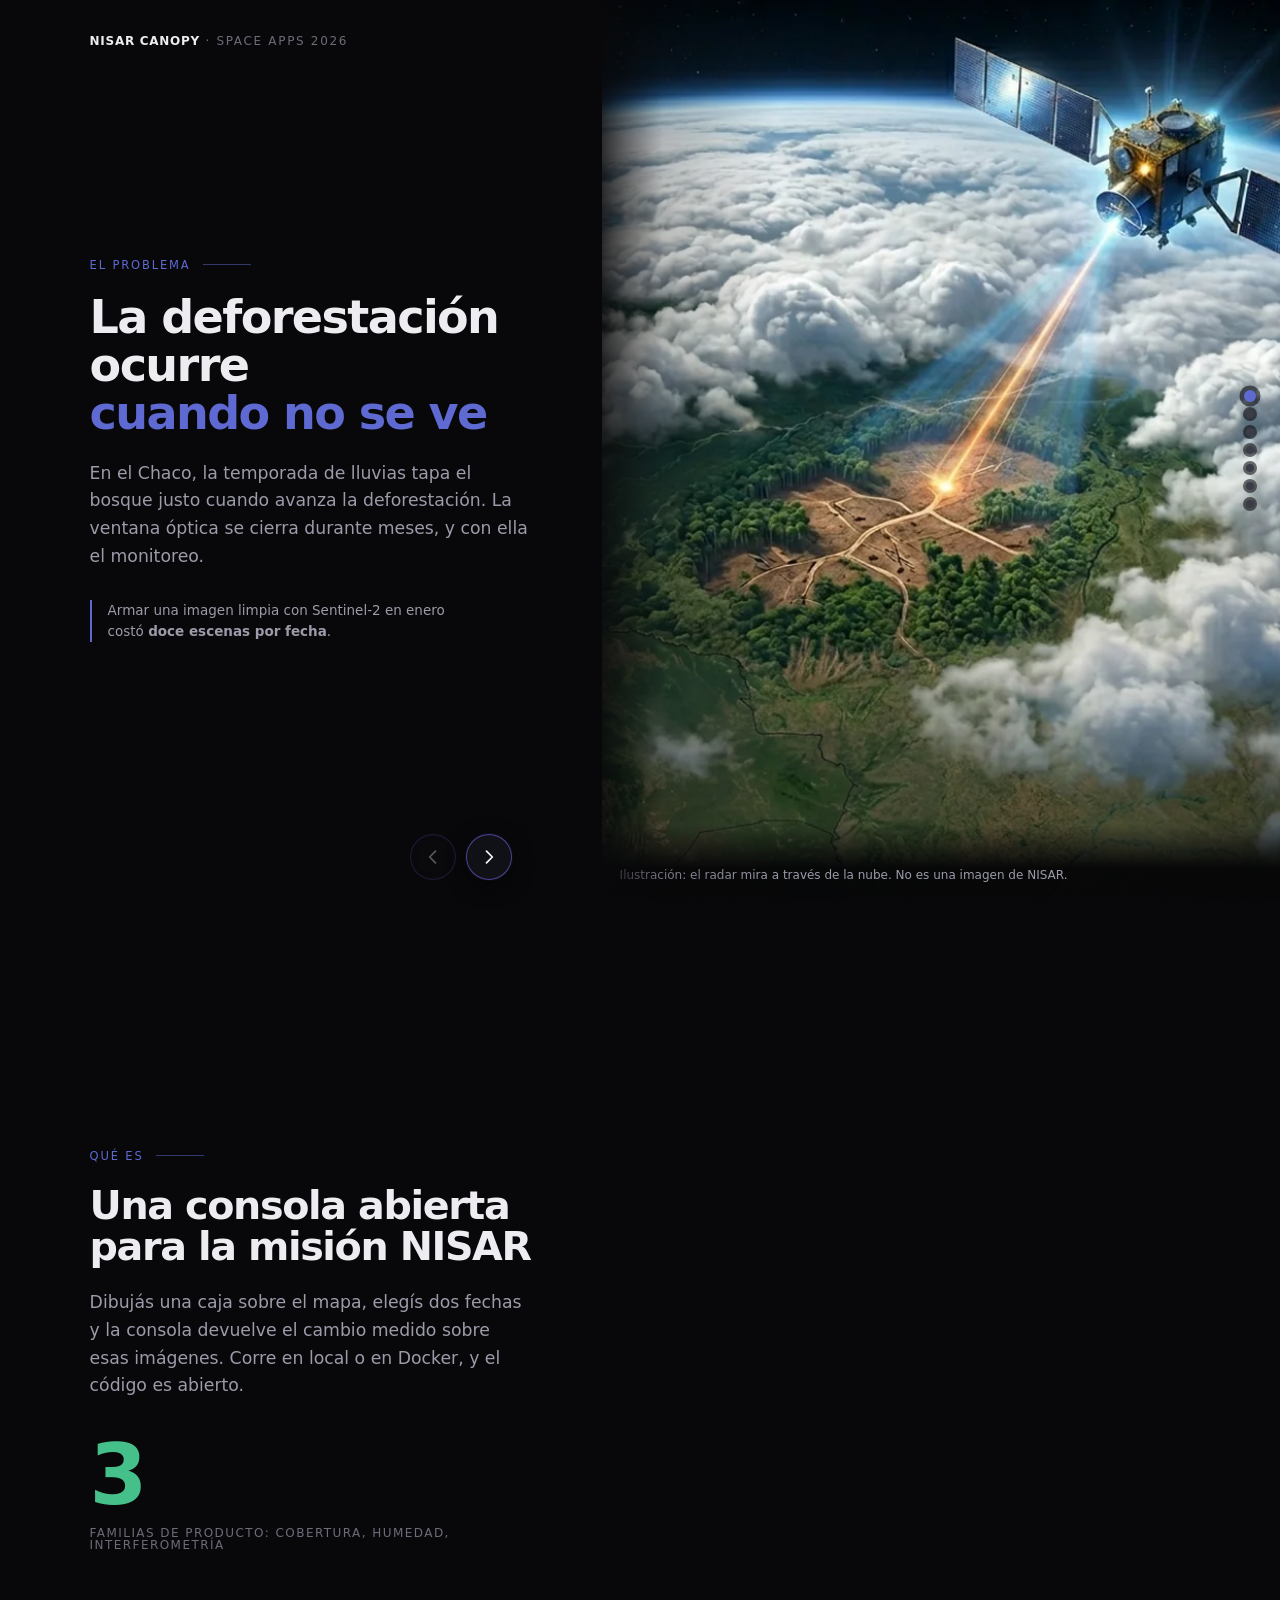
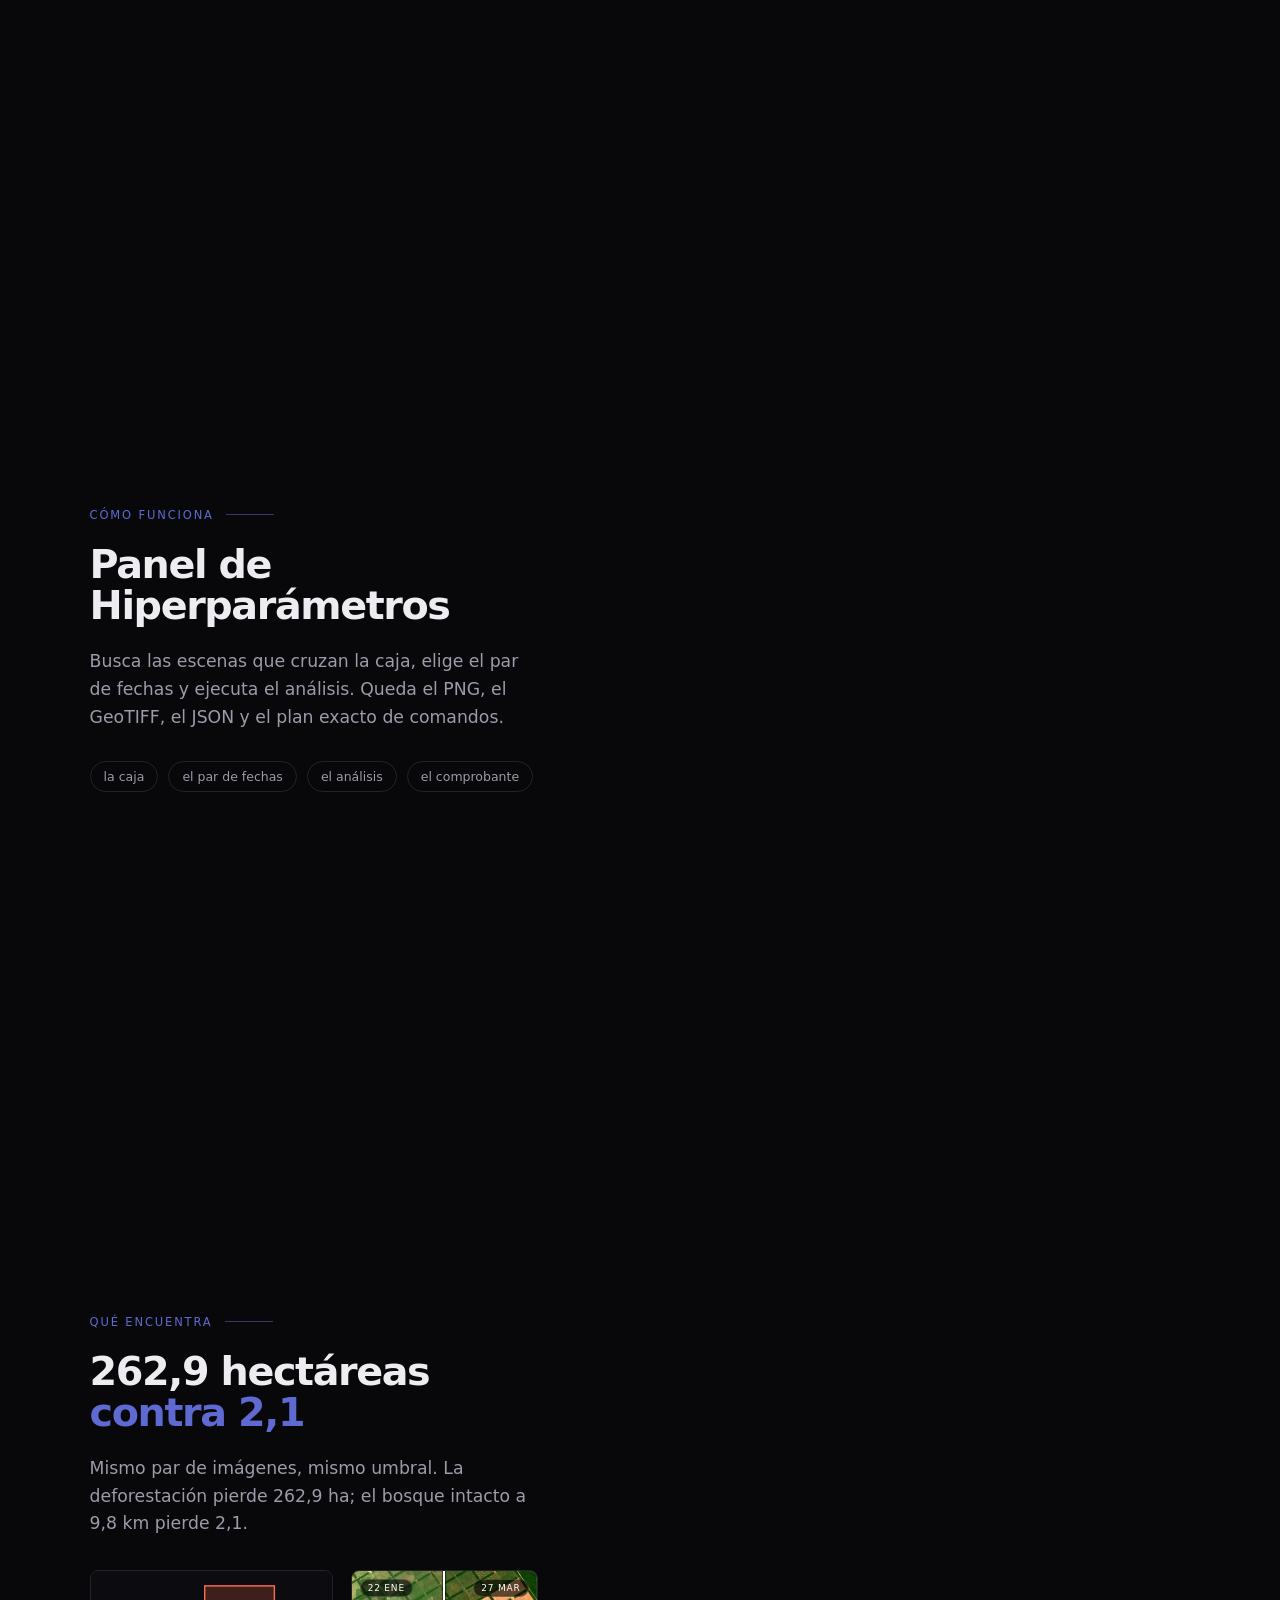
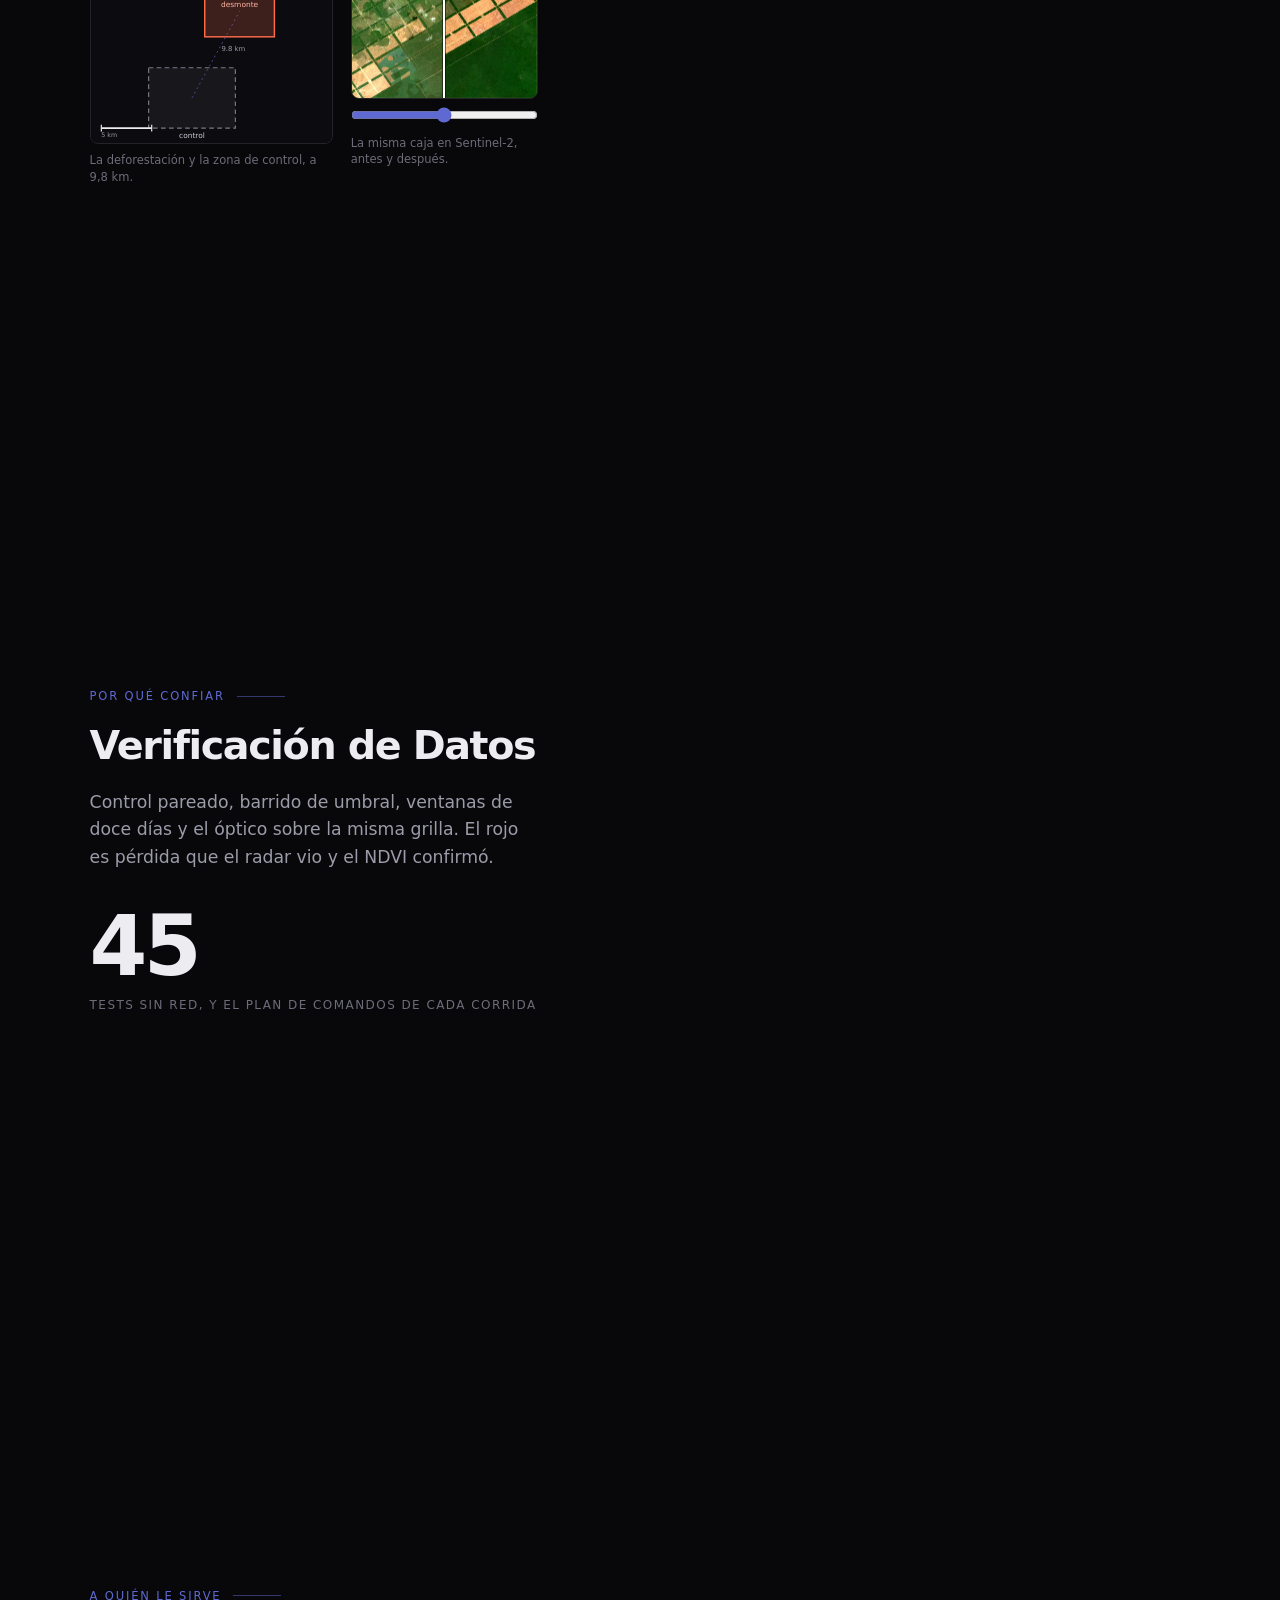
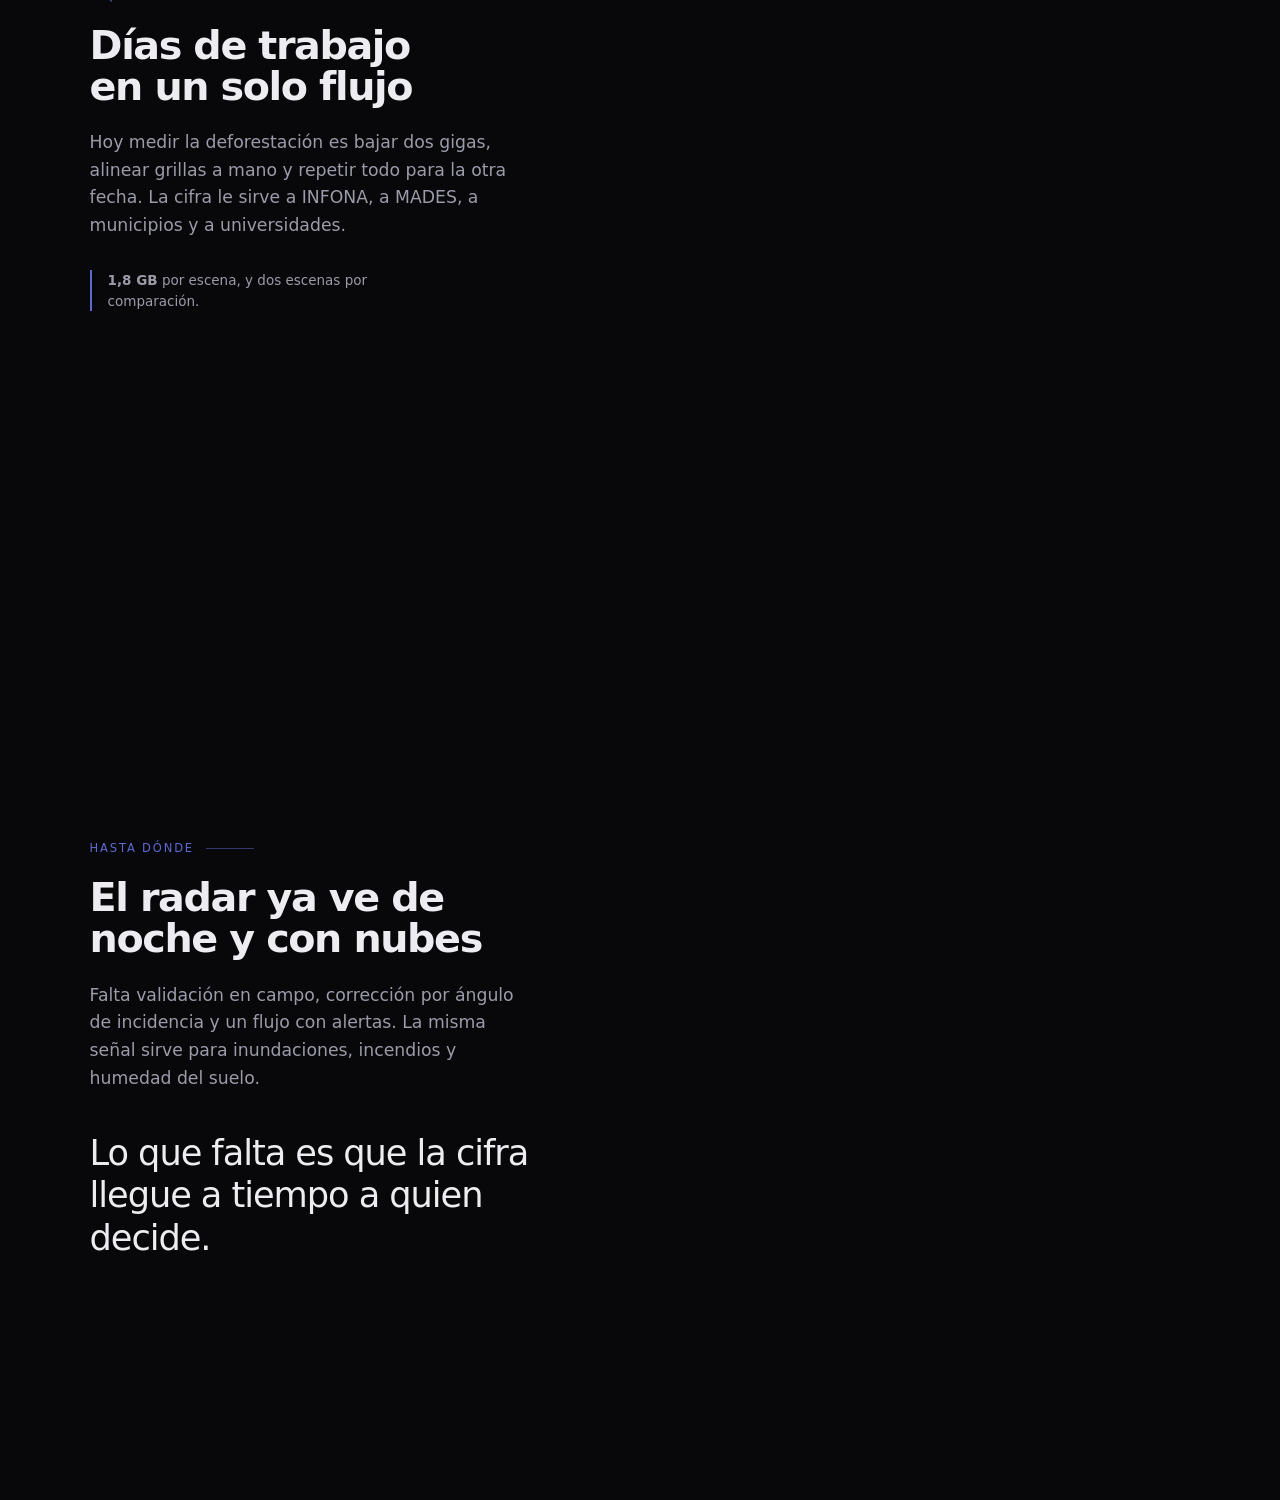
<file: pitch.html>
<!DOCTYPE html>
<html lang="es">
<head>
<meta charset="utf-8">
<meta name="viewport" content="width=device-width, initial-scale=1">
<title>NISAR Canopy · Pitch en siete paradas</title>
<meta name="description" content="El pitch de NISAR Canopy en siete paradas: el problema, la consola, el método, el resultado, la verificación, el uso y hasta dónde llega.">
<meta name="theme-color" content="#08080a">
<link rel="icon" href="data:image/svg+xml,%3Csvg xmlns='http://www.w3.org/2000/svg' viewBox='0 0 32 32'%3E%3Crect width='32' height='32' rx='7' fill='%2308080a'/%3E%3Ccircle cx='16' cy='16' r='7' fill='%235e6ad2'/%3E%3C/svg%3E">
<style>
:root {
  --bg: #08080a;
  --text: #ececf1;
  --muted: #9b9baa;
  --dim: #6c6c7a;
  --iris: #5e6ad2;
  --loss: #ff6b4a;
  --ok: #46c08a;
}

* { box-sizing: border-box; }

html { scroll-behavior: smooth; }

body {
  margin: 0;
  background: var(--bg);
  color: var(--text);
  font-family: system-ui, -apple-system, "Segoe UI", Roboto, Helvetica, Arial, sans-serif;
  -webkit-font-smoothing: antialiased;
}

img { display: block; max-width: 100%; }

/* ---------- estructura ---------- */

.deck {
  display: grid;
  grid-template-columns: minmax(0, 47%) minmax(0, 53%);
  align-items: start;
}

.deck__media {
  position: sticky;
  top: 0;
  order: 2;
  height: 100vh;
  overflow: hidden;
  background: #050507;
}

.deck__media::after {
  content: "";
  position: absolute;
  inset: 0;
  pointer-events: none;
  background: linear-gradient(90deg, rgba(8, 8, 10, 0.85) 0%, rgba(8, 8, 10, 0.25) 9%, rgba(8, 8, 10, 0) 26%);
}

.panel {
  position: absolute;
  inset: 0;
  margin: 0;
  display: none;
}

.panel.is-active { display: block; }

.panel img {
  width: 100%;
  height: 100%;
  object-fit: cover;
  object-position: center;
}

.deck__media .panel--sat img { object-position: 62% 32%; }

.deck__media .panel--dual.is-active {
  display: flex;
  flex-direction: column;
  gap: 10px;
  padding: 16px;
}

.dual {
  flex: 1 1 0;
  min-height: 0;
  display: grid;
  grid-template-rows: minmax(0, 1.1fr) minmax(0, 0.9fr);
  gap: 10px;
}

.dual img {
  width: 100%;
  height: 100%;
  min-width: 0;
  min-height: 0;
  object-fit: contain;
}

.deck__media .panel--dual figcaption {
  position: static;
  padding: 0 2px 4px;
  text-align: center;
  background: none;
}

.panel--contain.is-active {
  display: flex;
  flex-direction: column;
  align-items: center;
  justify-content: center;
  gap: 16px;
  padding: 28px 24px;
}

.deck__media .panel--contain img {
  width: auto;
  height: auto;
  max-width: 100%;
  max-height: calc(100% - 68px);
  object-fit: contain;
}

.deck__media .panel--contain figcaption {
  position: static;
  padding: 0;
  max-width: 52ch;
  text-align: center;
  background: none;
}

.panel figcaption {
  position: absolute;
  left: 0;
  right: 0;
  bottom: 0;
  padding: 42px 18px 16px;
  font-size: 12px;
  line-height: 1.5;
  color: var(--muted);
  background: linear-gradient(0deg, rgba(5, 5, 7, 0.96) 42%, rgba(5, 5, 7, 0));
}

/* ---------- diapositivas ---------- */

.deck__steps { order: 1; }

.slide {
  min-height: 100vh;
  display: flex;
  flex-direction: column;
  justify-content: center;
  padding: 12vh 5vw 12vh 7vw;
  scroll-snap-align: start;
}

.kicker {
  display: flex;
  align-items: center;
  gap: 12px;
  margin: 0 0 22px;
  font-size: 11.5px;
  letter-spacing: 0.16em;
  text-transform: uppercase;
  color: var(--iris);
}

.kicker::after {
  content: "";
  height: 1px;
  width: 48px;
  background: var(--iris);
  opacity: 0.5;
}

.slide h1,
.slide h2 {
  margin: 0 0 22px;
  font-size: clamp(1.85rem, 3.1vw, 2.9rem);
  line-height: 1.04;
  letter-spacing: -0.035em;
  font-weight: 640;
  text-wrap: balance;
}

.slide h1 { font-size: clamp(2rem, 3.6vw, 3.4rem); }

.accent { color: var(--iris); }

.lead {
  margin: 0;
  max-width: 40ch;
  font-size: clamp(1rem, 1.35vw, 1.15rem);
  line-height: 1.6;
  color: var(--muted);
}

.lead strong { color: var(--text); font-weight: 600; }

.big {
  margin: 34px 0 0;
  font-size: clamp(2.6rem, 6.5vw, 5.2rem);
  line-height: 1;
  letter-spacing: -0.045em;
  font-weight: 660;
  font-variant-numeric: tabular-nums;
  color: var(--ok);
}

.big small {
  display: block;
  margin-top: 10px;
  font-size: 12px;
  letter-spacing: 0.12em;
  text-transform: uppercase;
  font-weight: 500;
  color: var(--dim);
}

.note {
  margin: 30px 0 0;
  padding-left: 16px;
  border-left: 2px solid var(--iris);
  max-width: 42ch;
  font-size: 13.5px;
  line-height: 1.55;
  color: var(--muted);
}

.steps-inline {
  display: flex;
  flex-wrap: wrap;
  gap: 10px;
  margin: 30px 0 0;
  padding: 0;
  list-style: none;
  font-size: 12.5px;
  color: var(--muted);
}

.steps-inline li {
  padding: 7px 13px;
  border: 1px solid #232329;
  border-radius: 999px;
}

.close-line {
  margin: 40px 0 0;
  max-width: 22ch;
  font-size: clamp(1.4rem, 3.1vw, 2.2rem);
  line-height: 1.2;
  letter-spacing: -0.03em;
  color: var(--text);
}

/* ---------- interfaz fija ---------- */

.bar {
  position: fixed;
  top: 0;
  left: 0;
  z-index: 30;
  height: 2px;
  width: 0;
  background: var(--iris);
  transition: width 0.12s linear;
}

.brand {
  position: fixed;
  top: 22px;
  left: 7vw;
  z-index: 30;
  font-size: 12px;
  letter-spacing: 0.14em;
  text-transform: uppercase;
  color: var(--dim);
}

.brand b { color: var(--text); letter-spacing: 0.06em; font-weight: 640; }

.dots {
  position: fixed;
  right: 26px;
  top: 50%;
  z-index: 30;
  transform: translateY(-50%);
  display: flex;
  flex-direction: column;
  gap: 10px;
}

.dots button {
  width: 8px;
  height: 8px;
  padding: 0;
  border: 0;
  border-radius: 50%;
  background: #3c3c48;
  box-shadow: 0 0 0 3px rgba(5, 5, 7, 0.55);
  cursor: pointer;
  transition: background 0.2s ease, transform 0.2s ease;
}

.dots button.is-active { background: var(--iris); transform: scale(1.5); }

.dots button:focus-visible { outline: 2px solid var(--iris); outline-offset: 3px; }

.hint {
  position: fixed;
  bottom: 22px;
  left: 7vw;
  z-index: 30;
  font-size: 11.5px;
  letter-spacing: 0.1em;
  text-transform: uppercase;
  color: var(--dim);
  transition: opacity 0.4s ease;
}

.hint.is-hidden { opacity: 0; }

.arrows {
  position: fixed;
  bottom: 20px;
  left: 0;
  width: 47%;
  box-sizing: border-box;
  padding: 0 7vw 0 0;
  z-index: 32;
  display: flex;
  justify-content: flex-end;
  gap: 10px;
}

.arrow {
  width: 46px;
  height: 46px;
  padding: 0;
  display: grid;
  place-items: center;
  border: 1px solid rgba(124, 110, 255, 0.55);
  border-radius: 50%;
  background: rgba(18, 18, 26, 0.92);
  color: #f2f2f8;
  cursor: pointer;
  box-shadow: 0 6px 20px rgba(0, 0, 0, 0.5), 0 0 0 1px rgba(124, 110, 255, 0.08);
  -webkit-backdrop-filter: blur(6px);
  backdrop-filter: blur(6px);
  transition: border-color 0.2s ease, background 0.2s ease, color 0.2s ease, opacity 0.2s ease;
}

.arrow svg { width: 20px; height: 20px; display: block; }

.arrow:hover:not(:disabled) {
  border-color: var(--iris);
  background: rgba(38, 34, 66, 0.96);
  color: #ffffff;
}

.arrow:focus-visible { outline: 2px solid var(--iris); outline-offset: 3px; }

.arrow:disabled { opacity: 0.34; cursor: default; box-shadow: none; }

/* ---------- comparador de barrido ---------- */

.deck__media .panel--swipe.is-active {
  display: flex;
  flex-direction: column;
}

.swipe {
  position: relative;
  flex: 1 1 auto;
  min-height: 0;
  overflow: hidden;
  background: #050507;
  cursor: ew-resize;
  touch-action: pan-y;
}

.swipe__img {
  position: absolute;
  inset: 0;
  width: 100%;
  height: 100%;
  object-fit: cover;
  user-select: none;
  -webkit-user-drag: none;
}

.swipe__after { clip-path: inset(0 0 0 50%); }

.swipe__divider {
  position: absolute;
  top: 0;
  bottom: 0;
  left: 50%;
  width: 2px;
  margin-left: -1px;
  background: #fff;
  box-shadow: 0 0 0 1px rgba(0, 0, 0, 0.5);
  pointer-events: none;
}

.swipe__tag {
  position: absolute;
  top: 14px;
  padding: 5px 10px;
  font-size: 10.5px;
  letter-spacing: 0.09em;
  text-transform: uppercase;
  color: #fff;
  background: rgba(0, 0, 0, 0.62);
  border: 1px solid rgba(255, 255, 255, 0.18);
  border-radius: 999px;
  pointer-events: none;
}

.swipe__tag--l { left: 14px; }
.swipe__tag--r { right: 14px; }

.swipe__range {
  width: 100%;
  margin: 0;
  accent-color: var(--iris);
  cursor: ew-resize;
}

.deck__media .panel--swipe figcaption {
  position: static;
  padding: 12px 20px 14px;
  text-align: center;
  background: none;
}

/* ---------- bloque de control en la parada 4 ---------- */

.control {
  display: grid;
  grid-template-columns: 1.3fr 1fr;
  gap: 18px;
  margin: 32px 0 0;
  max-width: 560px;
  align-items: start;
}

.control figure { margin: 0; min-width: 0; }

.control__mapa img {
  width: 100%;
  height: auto;
  border: 1px solid #232329;
  border-radius: 8px;
  background: #0c0c10;
}

.control figcaption {
  margin-top: 8px;
  font-size: 11.5px;
  line-height: 1.45;
  color: var(--dim);
}

.swipe--mini {
  aspect-ratio: 740 / 510;
  border: 1px solid #232329;
  border-radius: 8px;
}

.swipe--mini .swipe__tag {
  top: 8px;
  padding: 3px 7px;
  font-size: 9px;
}

.swipe--mini .swipe__tag--l { left: 8px; }
.swipe--mini .swipe__tag--r { right: 8px; }

.swipe--mini + .swipe__range { margin-top: 8px; }

/* ---------- móvil ---------- */

@media (max-width: 880px) {
  .deck { display: block; }

  .deck__media {
    position: sticky;
    top: 0;
    z-index: 20;
    height: 38vh;
    border-bottom: 1px solid #1a1a20;
  }

  .deck__media::after { background: linear-gradient(180deg, rgba(8, 8, 10, 0) 55%, rgba(8, 8, 10, 0.92) 100%); }

  .deck__media .panel--contain img { padding: 2vh 3vw; }

  .panel figcaption,
  .deck__media .panel--contain figcaption { display: none; }

  .slide { min-height: 62vh; padding: 7vh 7vw 9vh; }

  .dots { display: none; }

  .brand {
    left: 12px;
    top: 12px;
    padding: 6px 11px;
    font-size: 10.5px;
    border-radius: 999px;
    background: rgba(8, 8, 10, 0.72);
    backdrop-filter: blur(6px);
    -webkit-backdrop-filter: blur(6px);
  }

  .hint { display: none; }

  .arrows {
    width: auto;
    left: 50%;
    transform: translateX(-50%);
    padding: 0;
    bottom: 14px;
  }

  .arrow { width: 44px; height: 44px; }

  .arrow svg { width: 19px; height: 19px; }
}

@media (prefers-reduced-motion: reduce) {
  html { scroll-behavior: auto; }
  .dots button { transition: none; }
}
</style>
</head>
<body>

<div class="bar" id="bar" aria-hidden="true"></div>
<p class="brand"><b>NISAR Canopy</b> · Space Apps 2026</p>

<main class="deck" id="deck">

  <div class="deck__media">
    <figure class="panel panel--sat is-active" data-panel="1">
      <img src="img/pitch-satelite.webp" alt="Ilustración de un satélite de radar sobre Sudamérica, con un haz sobre un área desmontada">
      <figcaption>Ilustración: el radar mira a través de la nube. No es una imagen de NISAR.</figcaption>
    </figure>
    <figure class="panel panel--contain" data-panel="2">
      <img src="img/consola.webp" alt="La consola NISAR Canopy con una caja dibujada sobre el Chaco">
      <figcaption>La consola, con una caja sobre el Chaco y el historial de corridas.</figcaption>
    </figure>
    <figure class="panel panel--contain" data-panel="3">
      <img src="img/consola-panel.webp" alt="Panel de análisis con producto, fechas, modo y umbrales">
      <figcaption>Producto, par de fechas, modo y umbrales: el plan de la corrida.</figcaption>
    </figure>
    <figure class="panel panel--swipe" data-panel="4">
      <div class="swipe" data-swipe>
        <img class="swipe__img" src="img/pitch-antes-radar.webp" alt="Retrodispersión HV del 20 de enero de 2026">
        <img class="swipe__img swipe__after" src="img/pitch-despues-radar.webp" alt="Retrodispersión HV del 21 de marzo de 2026">
        <span class="swipe__tag swipe__tag--l">20 ene</span>
        <span class="swipe__tag swipe__tag--r">21 mar</span>
        <div class="swipe__divider"></div>
      </div>
      <input class="swipe__range" type="range" min="0" max="100" value="50" step="0.5"
             aria-label="Arrastrar para comparar enero y marzo sobre el mismo encuadre">
      <figcaption>Arrastrá la línea: el mismo encuadre antes y después.</figcaption>
    </figure>
    <figure class="panel panel--contain" data-panel="5">
      <img src="img/panel-registros.webp" alt="Columnas de estadísticas y registro de cada paso de la corrida">
      <figcaption>Las columnas de la corrida y el registro con marca de tiempo de cada paso.</figcaption>
    </figure>
    <figure class="panel panel--contain" data-panel="6">
      <img src="img/pitch-consola-1104.webp" alt="La consola del pipeline: lista de trabajos con su estado y, al pie, la comparación antes y después de una corrida">
      <figcaption>La consola: cada trabajo con su estado y la comparación antes y después como resultado.</figcaption>
    </figure>
    <figure class="panel panel--dual" data-panel="7">
      <div class="dual">
        <img src="img/pitch-comparar-1104.webp" alt="Antes y después del cambio de HV entre el 25 de junio y el 4 de noviembre de 2026" style="object-fit:contain;width:100%;height:100%">
        <img src="img/pitch-indices-1104.webp" alt="Índices Sentinel-2 antes, después y delta: NDVI, NDBI, NDWI y NBR" style="object-fit:contain;width:100%;height:100%">
      </div>
      <figcaption>Cambio de HV y los índices ópticos sobre la misma caja, entre junio y noviembre de 2026.</figcaption>
    </figure>
  </div>

  <div class="deck__steps" id="steps">

    <section class="slide" data-slide="1">
      <p class="kicker">El problema</p>
      <h1>La deforestación ocurre<br><span class="accent">cuando no se ve</span></h1>
      <p class="lead">
        En el Chaco, la temporada de lluvias tapa el bosque justo cuando avanza la deforestación. La
        ventana óptica se cierra durante meses, y con ella el monitoreo.
      </p>
      <p class="note">
        Armar una imagen limpia con Sentinel-2 en enero costó <strong>doce escenas por fecha</strong>.
      </p>
    </section>

    <section class="slide" data-slide="2">
      <p class="kicker">Qué es</p>
      <h2>Una consola abierta para la misión NISAR</h2>
      <p class="lead">
        Dibujás una caja sobre el mapa, elegís dos fechas y la consola devuelve el cambio medido
        sobre esas imágenes. Corre en local o en Docker, y el código es abierto.
      </p>
      <p class="big">3<small>familias de producto: cobertura, humedad, interferometría</small></p>
    </section>

    <section class="slide" data-slide="3">
      <p class="kicker">Cómo funciona</p>
      <h2>Panel de Hiperparámetros</h2>
      <p class="lead">
        Busca las escenas que cruzan la caja, elige el par de fechas y ejecuta el análisis.
        Queda el PNG, el GeoTIFF, el JSON y el plan exacto de comandos.
      </p>
      <ul class="steps-inline">
        <li>la caja</li>
        <li>el par de fechas</li>
        <li>el análisis</li>
        <li>el comprobante</li>
      </ul>
    </section>

    <section class="slide" data-slide="4">
      <p class="kicker">Qué encuentra</p>
      <h2>262,9 hectáreas <span class="accent">contra 2,1</span></h2>
      <p class="lead">
        Mismo par de imágenes, mismo umbral. La deforestación pierde 262,9 ha; el bosque intacto a
        9,8 km pierde 2,1.
      </p>
      <div class="control">
        <figure class="control__mapa">
          <img src="img/mapa-chaco.svg" alt="Esquema con el polígono de la deforestación en rojo y el de control en gris, a 9,8 km">
          <figcaption>La deforestación y la zona de control, a 9,8 km.</figcaption>
        </figure>
        <figure>
          <div class="swipe swipe--mini" data-swipe>
            <img class="swipe__img" src="img/s2_antes.webp" alt="Sentinel-2 del 22 de enero de 2026">
            <img class="swipe__img swipe__after" src="img/s2_despues.webp" alt="Sentinel-2 del 27 de marzo de 2026">
            <span class="swipe__tag swipe__tag--l">22 ene</span>
            <span class="swipe__tag swipe__tag--r">27 mar</span>
            <div class="swipe__divider"></div>
          </div>
          <input class="swipe__range" type="range" min="0" max="100" value="50" step="0.5"
                 aria-label="Comparar Sentinel-2 de enero y de marzo">
          <figcaption>La misma caja en Sentinel-2, antes y después.</figcaption>
        </figure>
      </div>
    </section>

    <section class="slide" data-slide="5">
      <p class="kicker">Por qué confiar</p>
      <h2>Verificación de Datos</h2>
      <p class="lead">
        Control pareado, barrido de umbral, ventanas de doce días y el óptico sobre la misma
        grilla. El rojo es pérdida que el radar vio y el NDVI confirmó.
      </p>
      <p class="big" style="color: var(--text)">45<small>tests sin red, y el plan de comandos de cada corrida</small></p>
    </section>

    <section class="slide" data-slide="6">
      <p class="kicker">A quién le sirve</p>
      <h2>Días de trabajo<br>en un solo flujo</h2>
      <p class="lead">
        Hoy medir la deforestación es bajar dos gigas, alinear grillas a mano y repetir todo para la
        otra fecha. La cifra le sirve a INFONA, a MADES, a municipios y a universidades.
      </p>
      <p class="note">
        <strong>1,8 GB</strong> por escena, y dos escenas por comparación.
      </p>
    </section>

    <section class="slide" data-slide="7">
      <p class="kicker">Hasta dónde</p>
      <h2>El radar ya ve de noche y con nubes</h2>
      <p class="lead">
        Falta validación en campo, corrección por ángulo de incidencia y un flujo con alertas.
        La misma señal sirve para inundaciones, incendios y humedad del suelo.
      </p>
      <p class="close-line">Lo que falta es que la cifra llegue a tiempo a quien decide.</p>
    </section>

  </div>
</main>

<nav class="dots" id="dots" aria-label="Ir a una parada"></nav>
<p class="hint" id="hint">Bajá o tocá la flecha</p>

<div class="arrows">
  <button class="arrow" id="prev" type="button" aria-label="Parada anterior">
    <svg viewBox="0 0 24 24" aria-hidden="true" focusable="false"><path d="M15 5l-7 7 7 7" fill="none" stroke="currentColor" stroke-width="2.1" stroke-linecap="round" stroke-linejoin="round"/></svg>
  </button>
  <button class="arrow" id="next" type="button" aria-label="Parada siguiente">
    <svg viewBox="0 0 24 24" aria-hidden="true" focusable="false"><path d="M9 5l7 7-7 7" fill="none" stroke="currentColor" stroke-width="2.1" stroke-linecap="round" stroke-linejoin="round"/></svg>
  </button>
</div>

<script>
(function () {
  "use strict";

  var deck = document.getElementById("deck");
  var stepsHost = document.getElementById("steps");
  var slides = Array.prototype.slice.call(stepsHost.querySelectorAll(".slide"));
  var panels = Array.prototype.slice.call(deck.querySelectorAll(".panel"));
  var bar = document.getElementById("bar");
  var dotsHost = document.getElementById("dots");
  var hint = document.getElementById("hint");
  var prev = document.getElementById("prev");
  var next = document.getElementById("next");

  var dots = slides.map(function (slide, i) {
    var b = document.createElement("button");
    b.type = "button";
    b.setAttribute("aria-label", "Parada " + (i + 1));
    b.addEventListener("click", function () {
      slide.scrollIntoView({ behavior: "smooth", block: "start" });
    });
    dotsHost.appendChild(b);
    return b;
  });

  var actual = -1;
  var ticking = false;

  function pintar(indice) {
    if (indice === actual) return;
    actual = indice;

    slides.forEach(function (s, i) {
      s.classList.toggle("is-active", i === indice);
    });
    panels.forEach(function (p, i) {
      p.classList.toggle("is-active", i === indice);
    });
    dots.forEach(function (d, i) {
      d.classList.toggle("is-active", i === indice);
    });
    if (indice > 0 && hint) hint.classList.add("is-hidden");
    if (prev) prev.disabled = indice <= 0;
    if (next) next.disabled = indice >= slides.length - 1;
  }

  function medir() {
    ticking = false;

    var medio = window.innerHeight * 0.5;
    var mejor = 0;
    var menor = Infinity;

    slides.forEach(function (s, i) {
      var caja = s.getBoundingClientRect();
      var centro = caja.top + caja.height / 2;
      var distancia = Math.abs(centro - medio);
      if (distancia < menor) {
        menor = distancia;
        mejor = i;
      }
    });

    pintar(mejor);

    var total = document.documentElement.scrollHeight - window.innerHeight;
    var avance = total > 0 ? (window.scrollY / total) * 100 : 0;
    bar.style.width = Math.max(0, Math.min(100, avance)) + "%";
  }

  function pedirMedicion() {
    if (!ticking) {
      ticking = true;
      window.requestAnimationFrame(medir);
    }
  }

  function ir(indice) {
    var destino = slides[Math.max(0, Math.min(slides.length - 1, indice))];
    if (destino) destino.scrollIntoView({ behavior: "smooth", block: "start" });
  }

  (function montarSwipes() {
    var zonas = document.querySelectorAll("[data-swipe]");

    Array.prototype.forEach.call(zonas, function (caja) {
      var despues = caja.querySelector(".swipe__after");
      var linea = caja.querySelector(".swipe__divider");
      var rango = caja.parentElement.querySelector(".swipe__range");
      if (!despues || !linea) return;

      function pintar(p) {
        p = Math.max(0, Math.min(100, p));
        despues.style.clipPath = "inset(0 0 0 " + p + "%)";
        linea.style.left = p + "%";
        if (rango && rango.value !== String(p)) rango.value = String(p);
      }

      function desdeEvento(ev) {
        var r = caja.getBoundingClientRect();
        return ((ev.clientX - r.left) / r.width) * 100;
      }

      var arrastrando = false;

      caja.addEventListener("pointerdown", function (ev) {
        arrastrando = true;
        caja.setPointerCapture(ev.pointerId);
        pintar(desdeEvento(ev));
      });
      caja.addEventListener("pointermove", function (ev) {
        if (arrastrando) pintar(desdeEvento(ev));
      });
      caja.addEventListener("pointerup", function (ev) {
        arrastrando = false;
        if (caja.hasPointerCapture(ev.pointerId)) caja.releasePointerCapture(ev.pointerId);
      });
      caja.addEventListener("pointercancel", function () { arrastrando = false; });
      if (rango) rango.addEventListener("input", function () { pintar(parseFloat(rango.value)); });

      pintar(50);
    });
  })();

  if (prev) prev.addEventListener("click", function () { ir(actual - 1); });
  if (next) next.addEventListener("click", function () { ir(actual + 1); });

  document.addEventListener("keydown", function (ev) {
    if (ev.target && ev.target.classList && ev.target.classList.contains("swipe__range")) return;
    if (ev.key === "ArrowDown" || ev.key === "PageDown" || ev.key === "ArrowRight") {
      ev.preventDefault();
      ir(actual + 1);
    } else if (ev.key === "ArrowUp" || ev.key === "PageUp" || ev.key === "ArrowLeft") {
      ev.preventDefault();
      ir(actual - 1);
    } else if (ev.key === "Home") {
      ev.preventDefault();
      ir(0);
    } else if (ev.key === "End") {
      ev.preventDefault();
      ir(slides.length - 1);
    }
  });

  window.addEventListener("scroll", pedirMedicion, { passive: true });
  window.addEventListener("resize", pedirMedicion);
  medir();
})();
</script>
</body>
</html>
</file>
<file: styles.css>
:root {
  --bg: #08080a;
  --panel: #101014;
  --panel-2: #15151a;
  --line: #232329;
  --line-soft: #1a1a20;
  --text: #ececf1;
  --muted: #9b9baa;
  --dim: #6c6c7a;
  --iris: #5e6ad2;
  --loss: #ff6b4a;
  --gain: #4aa8ff;
  --ok: #46c08a;
  --radius: 12px;
}

* { box-sizing: border-box; }

html { -webkit-text-size-adjust: 100%; }

body {
  margin: 0;
  background: var(--bg);
  color: var(--text);
  font-family: system-ui, -apple-system, "Segoe UI", Roboto, Helvetica, Arial, sans-serif;
  font-size: 16px;
  line-height: 1.6;
  -webkit-font-smoothing: antialiased;
}

img { display: block; max-width: 100%; }

code {
  font-family: ui-monospace, "SFMono-Regular", Consolas, monospace;
  font-size: 0.9em;
  color: var(--text);
  background: var(--panel-2);
  border: 1px solid var(--line);
  padding: 1px 5px;
  border-radius: 5px;
}

.wrap { width: 100%; max-width: 1080px; margin: 0 auto; padding: 0 24px; }

/* ---------- hero ---------- */

.hero { padding: 88px 0 72px; }

.eyebrow {
  margin: 0 0 18px;
  font-size: 12px;
  letter-spacing: 0.14em;
  text-transform: uppercase;
  color: var(--dim);
}

h1 {
  margin: 0 0 24px;
  font-size: clamp(2rem, 5.4vw, 3.6rem);
  line-height: 1.06;
  letter-spacing: -0.035em;
  font-weight: 640;
}

.accent { color: var(--iris); }

.lede {
  margin: 0 0 40px;
  max-width: 62ch;
  font-size: clamp(1rem, 1.6vw, 1.18rem);
  color: var(--muted);
}

.lede strong { color: var(--text); font-weight: 600; }

/* ---------- stats ---------- */

.stats {
  display: grid;
  grid-template-columns: repeat(3, minmax(0, 1fr));
  gap: 1px;
  background: var(--line);
  border: 1px solid var(--line);
  border-radius: var(--radius);
  overflow: hidden;
  margin-bottom: 48px;
}

.stat { background: var(--panel); padding: 22px 22px 20px; }

.stat__num {
  display: block;
  font-size: clamp(1.6rem, 3.6vw, 2.4rem);
  font-weight: 600;
  letter-spacing: -0.03em;
  font-variant-numeric: tabular-nums;
  line-height: 1.1;
}

.stat__num small { font-size: 0.5em; font-weight: 500; color: var(--muted); letter-spacing: 0; }

.stat__label {
  display: block;
  margin-top: 8px;
  font-size: 12.5px;
  color: var(--dim);
  letter-spacing: 0.02em;
}

/* ---------- slider ---------- */

.slider-fig { margin: 0; max-width: 720px; }

.slider {
  position: relative;
  aspect-ratio: 349 / 259;
  overflow: hidden;
  border-radius: var(--radius);
  border: 1px solid var(--line);
  background: #000;
  cursor: ew-resize;
  touch-action: pan-y;
}

.slider__img {
  position: absolute;
  inset: 0;
  width: 100%;
  height: 100%;
  object-fit: cover;
  object-position: top center;
  user-select: none;
  -webkit-user-drag: none;
}

.slider__after { clip-path: inset(0 0 0 50%); }

.slider__divider {
  position: absolute;
  top: 0;
  bottom: 0;
  left: 50%;
  width: 2px;
  margin-left: -1px;
  background: #fff;
  box-shadow: 0 0 0 1px rgba(0, 0, 0, 0.55);
  pointer-events: none;
}

.slider__tag {
  position: absolute;
  top: 10px;
  padding: 4px 9px;
  font-size: 11px;
  letter-spacing: 0.06em;
  text-transform: uppercase;
  color: #fff;
  background: rgba(0, 0, 0, 0.66);
  border: 1px solid rgba(255, 255, 255, 0.18);
  border-radius: 999px;
  pointer-events: none;
}

.slider__tag--l { left: 10px; }
.slider__tag--r { right: 10px; }

.slider__range {
  width: 100%;
  margin: 16px 0 0;
  accent-color: var(--iris);
  cursor: ew-resize;
}

figcaption {
  margin-top: 14px;
  font-size: 13px;
  color: var(--dim);
  line-height: 1.55;
}

/* ---------- sections ---------- */

.section { padding: 72px 0; border-top: 1px solid var(--line-soft); }

.index {
  margin: 0 0 10px;
  font-size: 12px;
  letter-spacing: 0.16em;
  color: var(--iris);
  font-variant-numeric: tabular-nums;
}

h2 {
  margin: 0 0 18px;
  font-size: clamp(1.5rem, 3.2vw, 2.1rem);
  letter-spacing: -0.03em;
  font-weight: 620;
}

.prose { margin: 0 0 32px; max-width: 68ch; color: var(--muted); }

.prose--tight { margin-top: 28px; margin-bottom: 0; }

.prose strong { color: var(--text); font-weight: 600; }

.prose em { color: var(--text); font-style: italic; }

/* ---------- split panels ---------- */

.split {
  display: grid;
  grid-template-columns: repeat(2, minmax(0, 1fr));
  gap: 28px;
  align-items: start;
}

.panel {
  margin: 0;
  background: var(--panel);
  border: 1px solid var(--line);
  border-radius: var(--radius);
  overflow: hidden;
}

.panel > img { width: 100%; height: auto; }

.panel > figcaption { padding: 14px 16px 16px; margin: 0; }

.panel__media { overflow: hidden; background: #000; }

.panel__media img {
  display: block;
  width: 100%;
  height: 100%;
  object-fit: cover;
  object-position: top center;
}

/* La figura trae su propia barra de caption; se recorta para no duplicar el rotulo. */
.panel__media--radar { aspect-ratio: 349 / 259; }
.panel__media--control { aspect-ratio: 433 / 306; }

.fig-num {
  font-size: clamp(1.3rem, 2.6vw, 1.7rem);
  font-weight: 620;
  letter-spacing: -0.02em;
  font-variant-numeric: tabular-nums;
}

.fig-num--loss { color: var(--loss); }
.fig-num--ok { color: var(--ok); }

/* ---------- map ---------- */

.map { background: #0c0c10; }

.map svg { display: block; width: 100%; height: auto; }

/* ---------- chart ---------- */

.chart {
  display: grid;
  grid-template-columns: repeat(5, minmax(0, 1fr));
  gap: 20px;
  align-items: end;
  padding: 24px 0 10px;
  border-bottom: 1px solid var(--line);
}

.step { display: flex; flex-direction: column; justify-content: flex-end; }

.step__bars {
  display: flex;
  align-items: flex-end;
  gap: 5px;
  height: 190px;
}

.bar {
  flex: 1;
  min-height: 2px;
  border-radius: 3px 3px 0 0;
  transition: height 0.5s cubic-bezier(0.2, 0.8, 0.2, 1);
}

.bar--loss { background: linear-gradient(180deg, #ff7a5c, #c33a1d); }
.bar--ctrl { background: #3b3b46; }

.step__value {
  margin-top: 10px;
  font-size: 12.5px;
  font-variant-numeric: tabular-nums;
  color: var(--text);
}

.step__value span { color: var(--dim); }

.step__label {
  margin-top: 2px;
  font-size: 11.5px;
  line-height: 1.3;
  color: var(--dim);
}

.legend {
  display: flex;
  flex-wrap: wrap;
  gap: 22px;
  margin: 18px 0 0;
  font-size: 12.5px;
  color: var(--dim);
}

.legend span { display: inline-flex; align-items: center; gap: 8px; }

.dot { width: 9px; height: 9px; border-radius: 2px; display: inline-block; }
.dot--loss { background: #e25233; }
.dot--gain { background: var(--gain); }
.dot--ctrl { background: #3b3b46; }

.callout {
  margin: 22px 0 0;
  max-width: 68ch;
  padding: 14px 18px;
  font-size: 13.5px;
  line-height: 1.6;
  color: var(--muted);
  background: var(--panel);
  border-left: 2px solid var(--iris);
  border-radius: 0 var(--radius) var(--radius) 0;
}

/* ---------- table ---------- */

.table-wrap { margin-top: 36px; overflow-x: auto; }

table {
  width: 100%;
  border-collapse: collapse;
  font-size: 14px;
  font-variant-numeric: tabular-nums;
}

caption {
  text-align: left;
  font-size: 13px;
  color: var(--dim);
  padding-bottom: 12px;
}

th, td {
  text-align: right;
  padding: 10px 12px;
  border-bottom: 1px solid var(--line-soft);
  white-space: nowrap;
}

th:first-child, td:first-child { text-align: left; }

thead th {
  font-size: 11.5px;
  letter-spacing: 0.06em;
  text-transform: uppercase;
  color: var(--dim);
  font-weight: 500;
}

tbody tr:last-child td { border-bottom: 0; }

tfoot td {
  border-top: 1px solid var(--line);
  font-weight: 620;
  color: var(--text);
}

td.is-loss { color: var(--loss); }
td.is-gain { color: var(--gain); }
td.is-zero { color: var(--dim); }

/* ---------- verdict ---------- */

.verdict {
  margin-top: 32px;
  padding: 24px 26px;
  background: var(--panel-2);
  border: 1px solid var(--line);
  border-left: 3px solid var(--ok);
  border-radius: var(--radius);
}

.verdict h3 {
  margin: 0 0 10px;
  font-size: 15px;
  letter-spacing: 0.02em;
  color: var(--text);
}

.verdict p { margin: 0; color: var(--muted); max-width: 68ch; }

.verdict .ratio {
  font-size: 1.9rem;
  font-weight: 640;
  letter-spacing: -0.03em;
  color: var(--ok);
  font-variant-numeric: tabular-nums;
}

/* ---------- cards ---------- */

.cards {
  display: grid;
  grid-template-columns: repeat(3, minmax(0, 1fr));
  gap: 20px;
}

.card {
  background: var(--panel);
  border: 1px solid var(--line);
  border-radius: var(--radius);
  padding: 20px;
}

.card--valida { border-color: rgba(70, 192, 138, 0.45); }
.card--invalida { border-color: rgba(255, 107, 74, 0.32); }

.card__tag {
  display: inline-block;
  margin-bottom: 12px;
  padding: 3px 9px;
  font-size: 11px;
  letter-spacing: 0.08em;
  text-transform: uppercase;
  border-radius: 999px;
  border: 1px solid var(--line);
  color: var(--muted);
}

.card--valida .card__tag { color: var(--ok); border-color: rgba(70, 192, 138, 0.45); }
.card--invalida .card__tag { color: var(--loss); border-color: rgba(255, 107, 74, 0.35); }

.card__title { margin: 0 0 4px; font-size: 15px; font-weight: 600; }

.card__dates { margin: 0 0 16px; font-size: 12.5px; color: var(--dim); }

.card__nums { display: flex; gap: 18px; margin-bottom: 14px; }

.card__num { font-size: 1.35rem; font-weight: 620; font-variant-numeric: tabular-nums; letter-spacing: -0.02em; }
.card__num small { display: block; font-size: 11px; font-weight: 400; color: var(--dim); letter-spacing: 0; }

.card__num--loss { color: var(--loss); }
.card__num--gain { color: var(--gain); }

.card__read { margin: 0; font-size: 13px; color: var(--muted); }

/* ---------- limits ---------- */

.limits { margin: 0; padding: 0; list-style: none; max-width: 74ch; }

.limits li {
  position: relative;
  padding: 14px 0 14px 26px;
  border-bottom: 1px solid var(--line-soft);
  color: var(--muted);
  font-size: 14.5px;
}

.limits li:last-child { border-bottom: 0; }

.limits li::before {
  content: "";
  position: absolute;
  left: 4px;
  top: 23px;
  width: 7px;
  height: 7px;
  border-radius: 50%;
  background: var(--iris);
}

.limits strong { color: var(--text); font-weight: 600; }

/* ---------- footer ---------- */

.footer { padding: 72px 0 96px; border-top: 1px solid var(--line-soft); }

.footer h3 {
  margin: 0 0 16px;
  font-size: 12px;
  letter-spacing: 0.14em;
  text-transform: uppercase;
  color: var(--dim);
  font-weight: 500;
}

.footer h3 + h3, .footer .prose + h3, .footer .specs + h3 { margin-top: 40px; }

.specs {
  display: grid;
  grid-template-columns: repeat(auto-fit, minmax(200px, 1fr));
  gap: 1px;
  margin: 0;
  background: var(--line);
  border: 1px solid var(--line);
  border-radius: var(--radius);
  overflow: hidden;
}

.specs div { background: var(--panel); padding: 14px 16px; }

.specs dt { font-size: 11px; letter-spacing: 0.06em; text-transform: uppercase; color: var(--dim); }

.specs dd { margin: 4px 0 0; font-size: 14px; font-variant-numeric: tabular-nums; overflow-wrap: anywhere; }

.fine { margin: 40px 0 0; font-size: 12px; color: var(--dim); }

/* ---------- metodo ---------- */

.steps {
  margin: 0 0 28px;
  padding: 0 0 0 22px;
  max-width: 76ch;
  color: var(--muted);
  font-size: 14.5px;
}

.steps li { padding: 7px 0; }

.steps code {
  color: var(--text);
  font-size: 0.88em;
}

.steps strong { color: var(--text); font-weight: 600; }

.formula {
  padding: 20px 22px;
  background: var(--panel);
  border: 1px solid var(--line);
  border-radius: var(--radius);
  font-family: ui-monospace, "SFMono-Regular", Consolas, monospace;
  font-size: 14px;
  line-height: 1.9;
  color: var(--text);
  overflow-x: auto;
  white-space: pre;
}

.formula span { color: var(--dim); }

/* ---------- tarjetas tecnicas ---------- */

.tech-grid {
  display: grid;
  grid-template-columns: repeat(2, minmax(0, 1fr));
  gap: 20px;
}

.tech-card--wide { grid-column: 1 / -1; }

.tech-card {
  background: var(--panel);
  border: 1px solid var(--line);
  border-radius: var(--radius);
  padding: 20px 20px 18px;
}

.tech-card h3 {
  margin: 0 0 8px;
  font-size: 14px;
  font-weight: 600;
  letter-spacing: 0.01em;
}

.tech-note {
  margin: 0 0 16px;
  font-size: 12.5px;
  line-height: 1.55;
  color: var(--dim);
}

.tech-card .table-wrap { margin-top: 0; }

.tech-card table { font-size: 13px; }

.tech-card th, .tech-card td { padding: 7px 8px; }

.mini-stats { display: grid; gap: 1px; background: var(--line); border-radius: 8px; overflow: hidden; }

.mini-stats div {
  display: flex;
  align-items: baseline;
  justify-content: space-between;
  gap: 12px;
  padding: 10px 12px;
  background: var(--panel-2);
}

.mini-stats dt { font-size: 12px; color: var(--dim); }

.mini-stats dd {
  margin: 0;
  font-size: 15px;
  font-weight: 600;
  font-variant-numeric: tabular-nums;
  letter-spacing: -0.01em;
}

.mini-stats dd.is-ok { color: var(--ok); }
.mini-stats dd.is-loss { color: var(--loss); }

/* ---------- histograma ---------- */

.hist { background: #0c0c10; padding: 8px 0 0; }

.hist svg { display: block; width: 100%; height: auto; }

/* ---------- segundo caso ---------- */

.split--caso {
  grid-template-columns: minmax(0, 400px) minmax(0, 1fr);
  align-items: start;
}

.slider-fig--este { max-width: 400px; }

.slider--este { aspect-ratio: 847 / 1201; }

.slider--ancho { aspect-ratio: 1000 / 571; }

.slider--s2 { aspect-ratio: 740 / 510; }

.slider--reserva { aspect-ratio: 1261 / 877; }

.tech-grid--una { grid-template-columns: 1fr; }

/* ---------- responsive tecnico ---------- */

@media (max-width: 860px) {
  .tech-grid { grid-template-columns: 1fr; }
}


@media (max-width: 860px) {
  .stats, .cards { grid-template-columns: 1fr; }
  .split { grid-template-columns: 1fr; }
  .chart { gap: 10px; }
  .step__bars { height: 150px; }
}

@media (max-width: 560px) {
  .hero { padding: 56px 0 48px; }
  .section { padding: 56px 0; }
  .chart { grid-template-columns: repeat(5, minmax(0, 1fr)); }
  .step__label { font-size: 10px; }
}

@media (prefers-reduced-motion: reduce) {
  .bar { transition: none; }
}

/* ---------- navegacion ---------- */

html { scroll-behavior: smooth; }

.section { scroll-margin-top: 72px; }

.footer { scroll-margin-top: 72px; }

.nav {
  position: sticky;
  top: 0;
  z-index: 50;
  background: rgba(8, 8, 10, 0.88);
  backdrop-filter: blur(10px);
  -webkit-backdrop-filter: blur(10px);
  border-bottom: 1px solid var(--line);
}

.nav__progress {
  position: absolute;
  left: 0;
  bottom: -1px;
  height: 2px;
  width: 0;
  background: var(--iris);
  transition: width 0.1s linear;
}

.nav__inner {
  display: flex;
  align-items: center;
  gap: 18px;
  width: 100%;
  max-width: 1080px;
  margin: 0 auto;
  padding: 0 24px;
  height: 54px;
}

.nav__brand {
  font-size: 14px;
  font-weight: 640;
  letter-spacing: -0.01em;
  color: var(--text);
  text-decoration: none;
  white-space: nowrap;
}

.nav__links {
  display: flex;
  gap: 2px;
  min-width: 0;
  overflow-x: auto;
  scrollbar-width: none;
}

.nav__links::-webkit-scrollbar { display: none; }

.nav__links a {
  padding: 6px 10px;
  font-size: 13px;
  color: var(--muted);
  text-decoration: none;
  border-radius: 7px;
  white-space: nowrap;
}

.nav__links a:hover,
.nav__links a.is-active { color: var(--text); background: var(--panel-2); }

.nav__repo {
  margin-left: auto;
  padding: 6px 12px;
  font-size: 13px;
  color: var(--text);
  text-decoration: none;
  border: 1px solid var(--line);
  border-radius: 999px;
  white-space: nowrap;
}

.nav__repo:hover { border-color: var(--iris); }

/* ---------- hero: intro, chips, resumen en ingles ---------- */

.lede--intro { margin-bottom: 30px; }
.lede--intro strong { color: var(--text); font-weight: 600; }

.chips { display: flex; flex-wrap: wrap; gap: 10px; margin: 0 0 32px; }

.chip {
  display: inline-flex;
  align-items: center;
  gap: 8px;
  padding: 9px 14px;
  font-size: 13px;
  color: var(--text);
  text-decoration: none;
  background: var(--panel);
  border: 1px solid var(--line);
  border-radius: 999px;
}

.chip:hover { border-color: var(--iris); background: var(--panel-2); }

.chip span { color: var(--iris); }

.en {
  margin: 0 0 40px;
  background: var(--panel);
  border: 1px solid var(--line);
  border-radius: var(--radius);
  overflow: hidden;
}

.en > summary {
  padding: 15px 18px;
  font-size: 12.5px;
  letter-spacing: 0.08em;
  text-transform: uppercase;
  color: var(--muted);
  cursor: pointer;
  list-style: none;
}

.en > summary::-webkit-details-marker { display: none; }

.en > summary::after { content: "＋"; float: right; color: var(--dim); }

.en[open] > summary::after { content: "−"; }

.en > summary:hover { color: var(--text); }

.en__body { padding: 0 18px 18px; border-top: 1px solid var(--line); }

.en__body p {
  margin: 14px 0 0;
  max-width: 74ch;
  font-size: 14.5px;
  line-height: 1.65;
  color: var(--muted);
}

.en__body strong { color: var(--text); font-weight: 600; }

/* ---------- guia de uso ---------- */

.section--guia {
  background: linear-gradient(180deg, rgba(94, 106, 210, 0.06), rgba(94, 106, 210, 0) 70%);
}

.guia {
  display: grid;
  grid-template-columns: repeat(2, minmax(0, 1fr));
  gap: 18px;
  margin: 0;
  padding: 0;
  list-style: none;
}

.guia__step {
  padding: 20px 22px 18px;
  background: var(--panel);
  border: 1px solid var(--line);
  border-radius: var(--radius);
}

.guia__n {
  display: block;
  margin-bottom: 10px;
  font-size: 11.5px;
  letter-spacing: 0.16em;
  color: var(--iris);
  font-variant-numeric: tabular-nums;
}

.guia__step h3 {
  margin: 0 0 8px;
  font-size: 15px;
  font-weight: 620;
  letter-spacing: -0.01em;
}

.guia__step p { margin: 0; font-size: 13.5px; line-height: 1.6; color: var(--muted); }

.guia__step code { font-size: 0.85em; }

.guia__links { display: flex; flex-wrap: wrap; gap: 10px; margin-top: 22px; }

.btn {
  display: inline-flex;
  align-items: center;
  padding: 10px 18px;
  font-size: 13.5px;
  font-weight: 550;
  color: #0b0b0f;
  background: var(--iris);
  border: 1px solid var(--iris);
  border-radius: 999px;
  text-decoration: none;
}

.btn:hover { filter: brightness(1.12); }

.btn--ghost { color: var(--text); background: transparent; border-color: var(--line); }

.btn--ghost:hover { border-color: var(--iris); filter: none; }

@media (max-width: 860px) {
  .guia { grid-template-columns: 1fr; }
  .nav__inner { gap: 10px; padding: 0 16px; }
  .nav__brand { display: none; }
}

@media (prefers-reduced-motion: reduce) {
  html { scroll-behavior: auto; }
  .nav__progress { transition: none; }
}

/* ---------- pitch: hero, bloques y detalle progresivo ---------- */

.hero {
  background:
    radial-gradient(1100px 520px at 18% -12%, rgba(94, 106, 210, 0.16), transparent 62%),
    radial-gradient(900px 420px at 92% 0%, rgba(255, 107, 74, 0.07), transparent 58%);
}

.grid-3 {
  display: grid;
  grid-template-columns: repeat(3, minmax(0, 1fr));
  gap: 18px;
}

.grid-3--tight { margin-top: 20px; }

.block {
  padding: 20px 22px 18px;
  background: var(--panel);
  border: 1px solid var(--line);
  border-radius: var(--radius);
}

.block h3 {
  margin: 0 0 8px;
  font-size: 14.5px;
  font-weight: 620;
  letter-spacing: -0.01em;
}

.block p { margin: 0; font-size: 13.5px; line-height: 1.6; color: var(--muted); }

.block strong { color: var(--text); font-weight: 600; }

.block--stat { display: flex; flex-direction: column; gap: 8px; }

.block--stat .fig-num { color: var(--text); }

.block__list {
  margin: 10px 0 0;
  padding: 0 0 0 16px;
  font-size: 13.5px;
  line-height: 1.6;
  color: var(--muted);
}

.block__list li { padding: 3px 0; }

.phase {
  display: inline-block;
  margin-bottom: 10px;
  padding: 3px 9px;
  font-size: 10.5px;
  letter-spacing: 0.12em;
  text-transform: uppercase;
  color: var(--iris);
  border: 1px solid rgba(94, 106, 210, 0.4);
  border-radius: 999px;
}

h3.sub {
  margin: 52px 0 14px;
  font-size: clamp(1.05rem, 2vw, 1.25rem);
  letter-spacing: -0.02em;
  font-weight: 620;
}

h3.sub + .prose { margin-bottom: 24px; }

.slider-fig--half { max-width: none; width: 100%; }

.panel--wide { margin-top: 28px; }

.deep {
  margin-top: 28px;
  background: var(--panel);
  border: 1px solid var(--line);
  border-radius: var(--radius);
  overflow: hidden;
}

.deep > summary {
  padding: 15px 18px;
  font-size: 12.5px;
  letter-spacing: 0.07em;
  text-transform: uppercase;
  color: var(--muted);
  cursor: pointer;
  list-style: none;
}

.deep > summary::-webkit-details-marker { display: none; }

.deep > summary::after { content: "＋"; float: right; color: var(--dim); }

.deep[open] > summary::after { content: "−"; }

.deep > summary:hover { color: var(--text); }

.deep__body { padding: 4px 18px 20px; border-top: 1px solid var(--line); }

.deep__body .table-wrap { margin-top: 16px; }

.deep__body .prose { margin-top: 16px; }

.verdict + h3.sub { margin-top: 56px; }

.footer .prose a { color: var(--iris); }
.footer .btn { color: #0b0b0f; }
.footer .btn--ghost { color: var(--text); }

@media (max-width: 860px) {
  .grid-3 { grid-template-columns: 1fr; }
  h3.sub { margin-top: 40px; }
}

.deep--first { margin-top: 8px; }

.deep__body .steps { margin-bottom: 20px; }

@media (max-width: 860px) {
  .split,
  .split--caso,
  .tech-grid,
  .stats,
  .cards,
  .grid-3 { grid-template-columns: minmax(0, 1fr); }
  .slider-fig--este { max-width: none; }
}

/* ---------- hero a dos columnas ---------- */

.hero__grid {
  display: grid;
  grid-template-columns: minmax(0, 1.05fr) minmax(0, 1fr);
  gap: 44px;
  align-items: center;
}

.slider-fig--hero { max-width: none; width: 100%; }

.hero .stats { margin-top: 52px; }

@media (max-width: 1000px) {
  .hero__grid { grid-template-columns: minmax(0, 1fr); gap: 30px; align-items: start; }
  .hero .stats { margin-top: 34px; }
}

.hero__text { min-width: 0; }

.hero__grid { grid-template-columns: minmax(0, 1.2fr) minmax(0, 1fr); gap: 40px; }

.hero h1 { font-size: clamp(1.9rem, 3.2vw, 3.05rem); text-wrap: balance; }

.hero .lede { margin-bottom: 28px; }

.hero .eyebrow { font-size: 11px; letter-spacing: 0.1em; }

.footer .guia__links + h3 { margin-top: 36px; }

@media (max-width: 1000px) {
  .hero__grid { grid-template-columns: minmax(0, 1fr); }
}

/* ---------- capturas de la consola ---------- */

.panel > a { display: block; }

.panel > a > img { display: block; width: 100%; height: auto; }

.panel--shot { margin: 0 0 34px; }

.panel--shot a { border-bottom: 1px solid var(--line); }

.split--figs { margin-top: 20px; }

.split--figs .panel { display: flex; flex-direction: column; }

.split--figs .panel a { flex: 1; display: flex; }

.split--figs .panel img { object-fit: cover; width: 100%; }

/* ---------- scrollytelling ---------- */

.scrolly-section {
  background: linear-gradient(180deg, rgba(94, 106, 210, 0.06), rgba(94, 106, 210, 0) 34%);
}

.scrolly {
  display: grid;
  grid-template-columns: minmax(0, 1.05fr) minmax(0, 1fr);
  gap: 44px;
  align-items: start;
  margin-top: 8px;
}

.scrolly__visual {
  position: sticky;
  top: 86px;
  height: min(68vh, 560px);
  border: 1px solid var(--line);
  border-radius: var(--radius);
  background: #0c0c10;
  overflow: hidden;
}

.scrolly__panel {
  position: absolute;
  inset: 0;
  margin: 0;
  opacity: 0;
  transition: opacity 0.45s ease;
}

.scrolly__panel.is-active { opacity: 1; }

.scrolly__panel img { width: 100%; height: 100%; object-fit: contain; }

.scrolly__panel figcaption {
  position: absolute;
  left: 0;
  right: 0;
  bottom: 0;
  padding: 28px 16px 12px;
  font-size: 12px;
  line-height: 1.45;
  color: var(--muted);
  background: linear-gradient(0deg, rgba(8, 8, 10, 0.94), rgba(8, 8, 10, 0));
}

.scrolly__steps { display: grid; gap: 7vh; }

.scrolly-step {
  min-height: 46vh;
  display: flex;
  flex-direction: column;
  justify-content: center;
  padding-left: 18px;
  border-left: 1px solid var(--line);
  opacity: 0.4;
  transition: opacity 0.35s ease, border-color 0.35s ease;
}

.scrolly-step.is-active { opacity: 1; border-left-color: var(--iris); }

.scrolly__kicker {
  margin: 0 0 8px;
  font-size: 11px;
  letter-spacing: 0.14em;
  text-transform: uppercase;
  color: var(--iris);
}

.scrolly-step h3 {
  margin: 0 0 10px;
  font-size: clamp(1.15rem, 2.1vw, 1.45rem);
  letter-spacing: -0.02em;
  font-weight: 620;
}

.scrolly-step p {
  margin: 0 0 12px;
  max-width: 46ch;
  font-size: 14.5px;
  line-height: 1.65;
  color: var(--muted);
}

.scrolly-step p strong { color: var(--text); font-weight: 600; }

.scrolly-step code { font-size: 0.88em; }

.scrolly-step p.scrolly__next { font-size: 13.5px; }

.scrolly__next a { color: var(--iris); text-decoration: none; }

.scrolly-step__fig { display: none; }

.mini-steps {
  margin: 0 0 4px;
  padding: 0;
  list-style: none;
  font-size: 13.5px;
  line-height: 1.6;
  color: var(--muted);
}

.mini-steps li { position: relative; padding: 4px 0 4px 24px; }

.mini-steps li::before {
  content: "→";
  position: absolute;
  left: 0;
  color: var(--iris);
}

.mini-steps strong { color: var(--text); font-weight: 600; }

@media (max-width: 900px) {
  .scrolly { grid-template-columns: minmax(0, 1fr); gap: 0; }
  .scrolly__visual { display: none; }
  .scrolly__steps { gap: 36px; }
  .scrolly-step {
    min-height: 0;
    opacity: 1;
    padding-left: 0;
    border-left: 0;
  }
  .scrolly-step__fig {
    display: block;
    margin: 16px 0 0;
    border: 1px solid var(--line);
    border-radius: var(--radius);
    overflow: hidden;
    background: #0c0c10;
  }
  .scrolly-step__fig img { display: block; width: 100%; height: auto; }
}

@media (prefers-reduced-motion: reduce) {
  .scrolly__panel, .scrolly-step { transition: none; }
}

.split--three { grid-template-columns: repeat(3, minmax(0, 1fr)); }

.split--three .panel__media--radar,
.split--three .panel__media--control { aspect-ratio: 4 / 3; }

@media (max-width: 900px) {
  .split--three { grid-template-columns: minmax(0, 1fr); }
}

.scrolly { grid-template-columns: minmax(0, 1.25fr) minmax(0, 1fr); }

.scrolly__visual { height: min(56vh, 400px); }

.scrolly__panel--cover img { object-fit: cover; object-position: center top; }

.scrolly__panel figcaption {
  background: linear-gradient(0deg, rgba(8, 8, 10, 0.97) 46%, rgba(8, 8, 10, 0));
  padding: 34px 14px 10px;
  font-size: 11.5px;
}

/* El panel activo se conmuta directo: una transicion de opacidad puede quedar
   a mitad de camino y dejar el panel invisible. */
.scrolly__panel { display: none; opacity: 1; transition: none; }
.scrolly__panel.is-active { display: block; }

.scrolly__visual { height: min(62vh, 470px); }

/* ---------- galeria de paneles de la consola ---------- */

.block--loose { display: flex; flex-direction: column; justify-content: center; }

.block--loose h3 { margin-bottom: 12px; }

.block--loose .tech-note { margin: 16px 0 0; }

@media (max-width: 860px) {
  .panel--narrow { max-width: none; }
}

.split--balance { align-items: stretch; }

/* ---------- galeria en columnas ---------- */

.gallery { columns: 2; column-gap: 26px; }

.gallery .panel { break-inside: avoid; margin: 0 0 26px; }

.block--wide { max-width: none; margin-top: 4px; }

@media (max-width: 860px) {
  .gallery { columns: 1; }
}

/* ---------- responsive: correcciones moviles ---------- */

/* La regla de columnas del scrolly quedo despues de su media query y la pisaba. */
@media (max-width: 900px) {
  .scrolly { grid-template-columns: minmax(0, 1fr); }
}

@media (max-width: 700px) {
  .nav__inner { gap: 8px; padding: 0 12px; }
  .nav__links a { padding: 6px 9px; font-size: 12.5px; }
  .nav__repo { padding: 5px 10px; font-size: 12.5px; }
  .nav__links { mask-image: linear-gradient(to right, #000 86%, rgba(0, 0, 0, 0)); }

  .table-wrap table { font-size: 12.5px; }
  .table-wrap th, .table-wrap td { padding: 8px 8px; white-space: normal; }
  .table-wrap caption { font-size: 12px; }

  .scrolly-step h3 { font-size: 1.1rem; }
  .scrolly-step p { font-size: 14px; }

  .panel > figcaption, .deep__body figcaption { font-size: 12px; }

  h3.sub { margin-top: 34px; }
  .section { padding: 48px 0; }
}

/* Aviso visual de que la tabla se puede desplazar */
.table-wrap {
  background:
    linear-gradient(to right, var(--bg) 20%, rgba(8, 8, 10, 0)) left center,
    linear-gradient(to left, var(--bg) 20%, rgba(8, 8, 10, 0)) right center,
    radial-gradient(farthest-side at 0 50%, rgba(0, 0, 0, 0.55), rgba(0, 0, 0, 0)) left center,
    radial-gradient(farthest-side at 100% 50%, rgba(0, 0, 0, 0.55), rgba(0, 0, 0, 0)) right center;
  background-repeat: no-repeat;
  background-size: 22px 100%, 22px 100%, 12px 100%, 12px 100%;
  background-attachment: local, local, scroll, scroll;
}

@media (max-width: 480px) {
  .nav__links a { padding: 6px 7px; font-size: 12px; }
  .nav__repo { padding: 5px 9px; font-size: 12px; }
  .table-wrap table { font-size: 11.5px; }
  .table-wrap th, .table-wrap td { padding: 7px 6px; }
}

@media (max-width: 900px) {
  .scrolly-step p { max-width: 62ch; }
}

/* ---------- piezas de pitch ---------- */

.pitch {
  margin: 6px 0 34px;
  padding: 18px 22px;
  font-size: clamp(14px, 1.6vw, 15.5px);
  line-height: 1.6;
  color: var(--muted);
  background: var(--panel);
  border-left: 3px solid var(--iris);
  border-radius: 0 var(--radius) var(--radius) 0;
}

.pitch strong { color: var(--text); font-weight: 620; }

.closing {
  margin: 40px 0 0;
  max-width: 44ch;
  font-size: clamp(1.15rem, 2.6vw, 1.6rem);
  line-height: 1.35;
  letter-spacing: -0.02em;
  color: var(--text);
}

.closing::before {
  content: "";
  display: block;
  width: 46px;
  height: 2px;
  margin-bottom: 20px;
  background: var(--iris);
}
</file>
